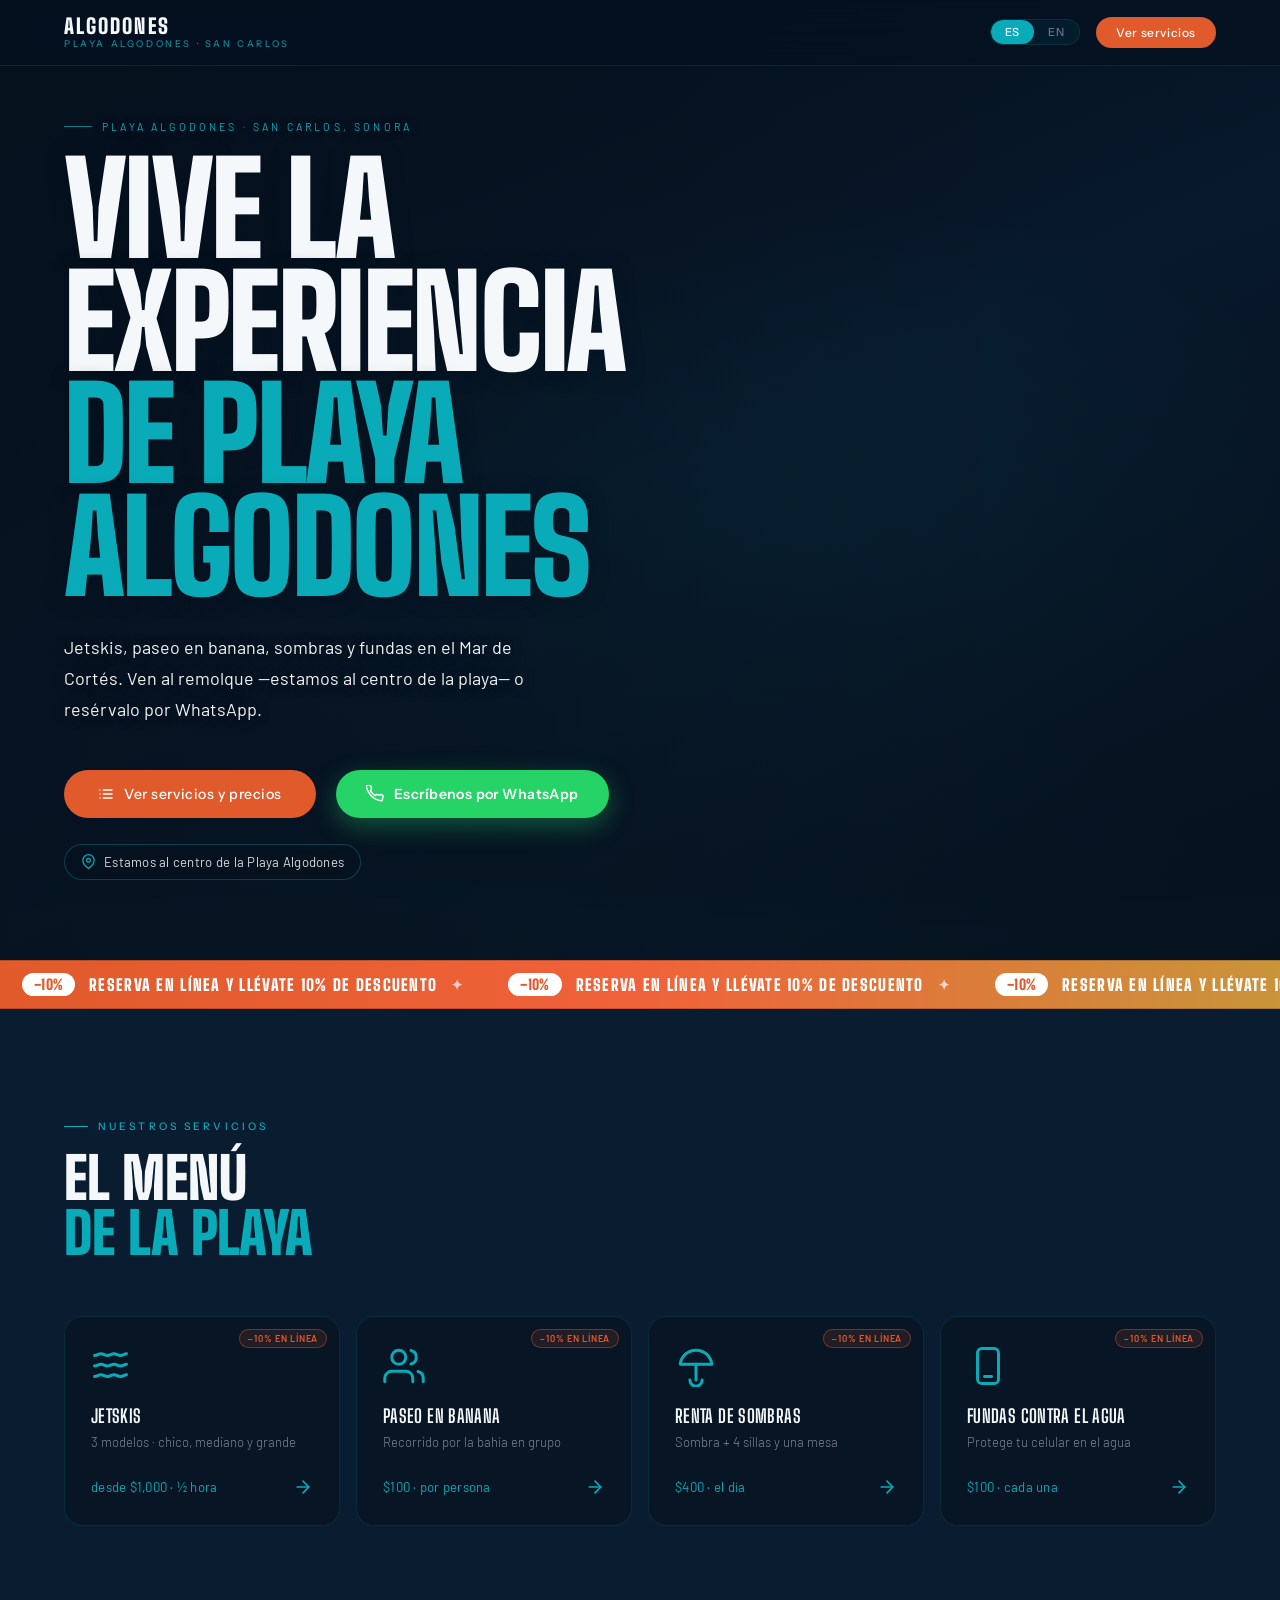
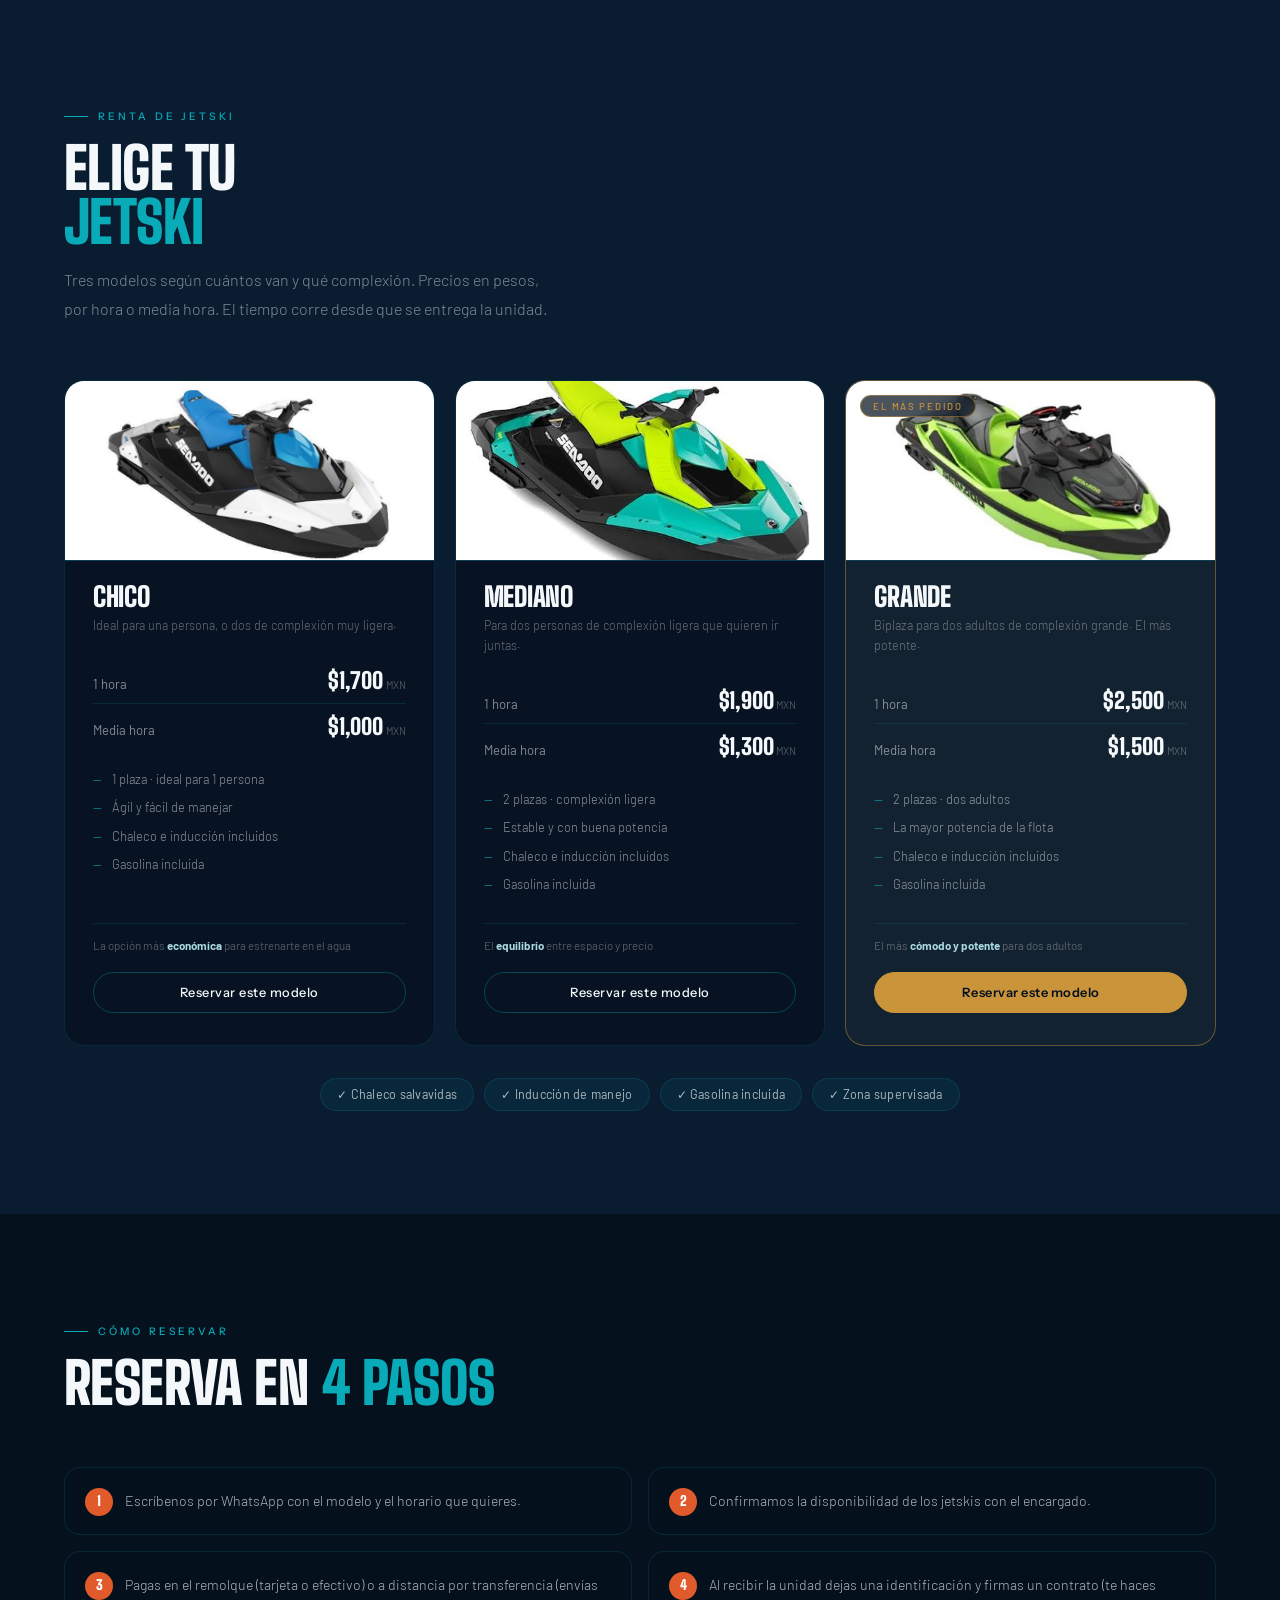
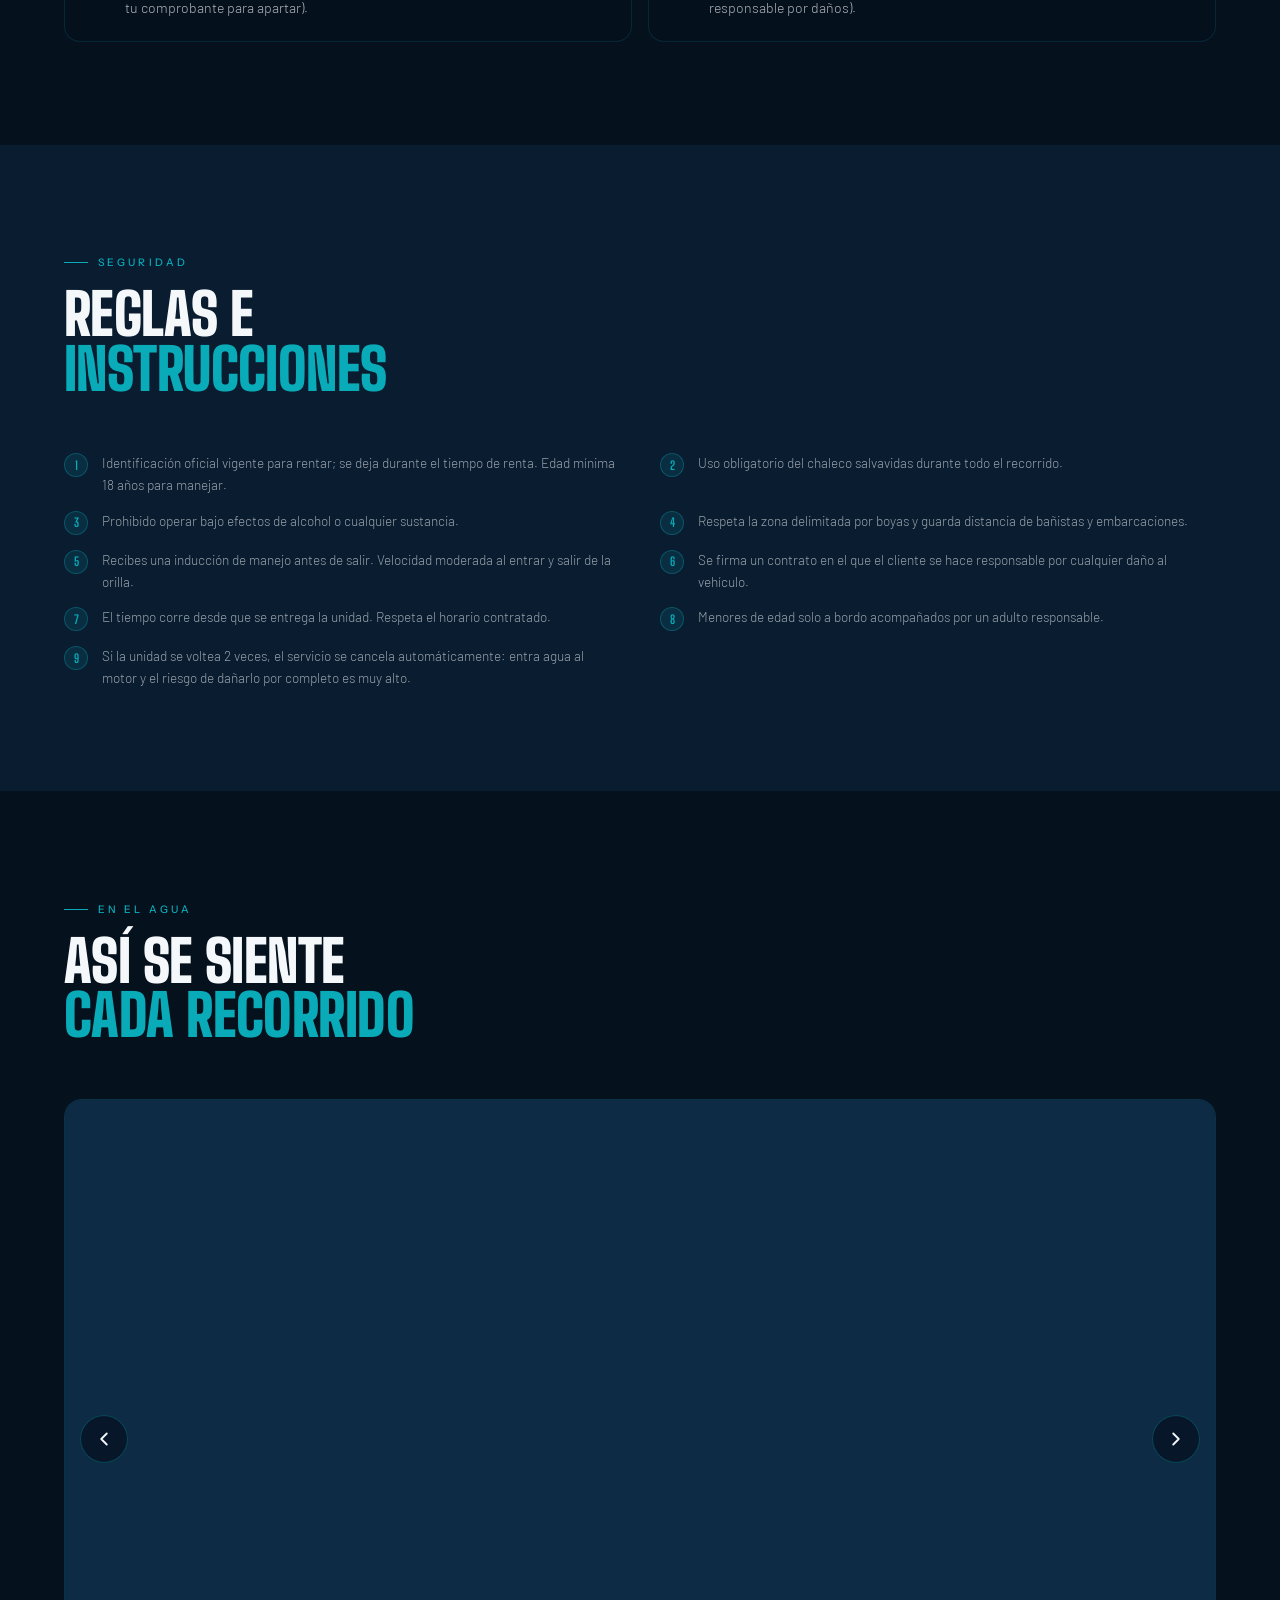
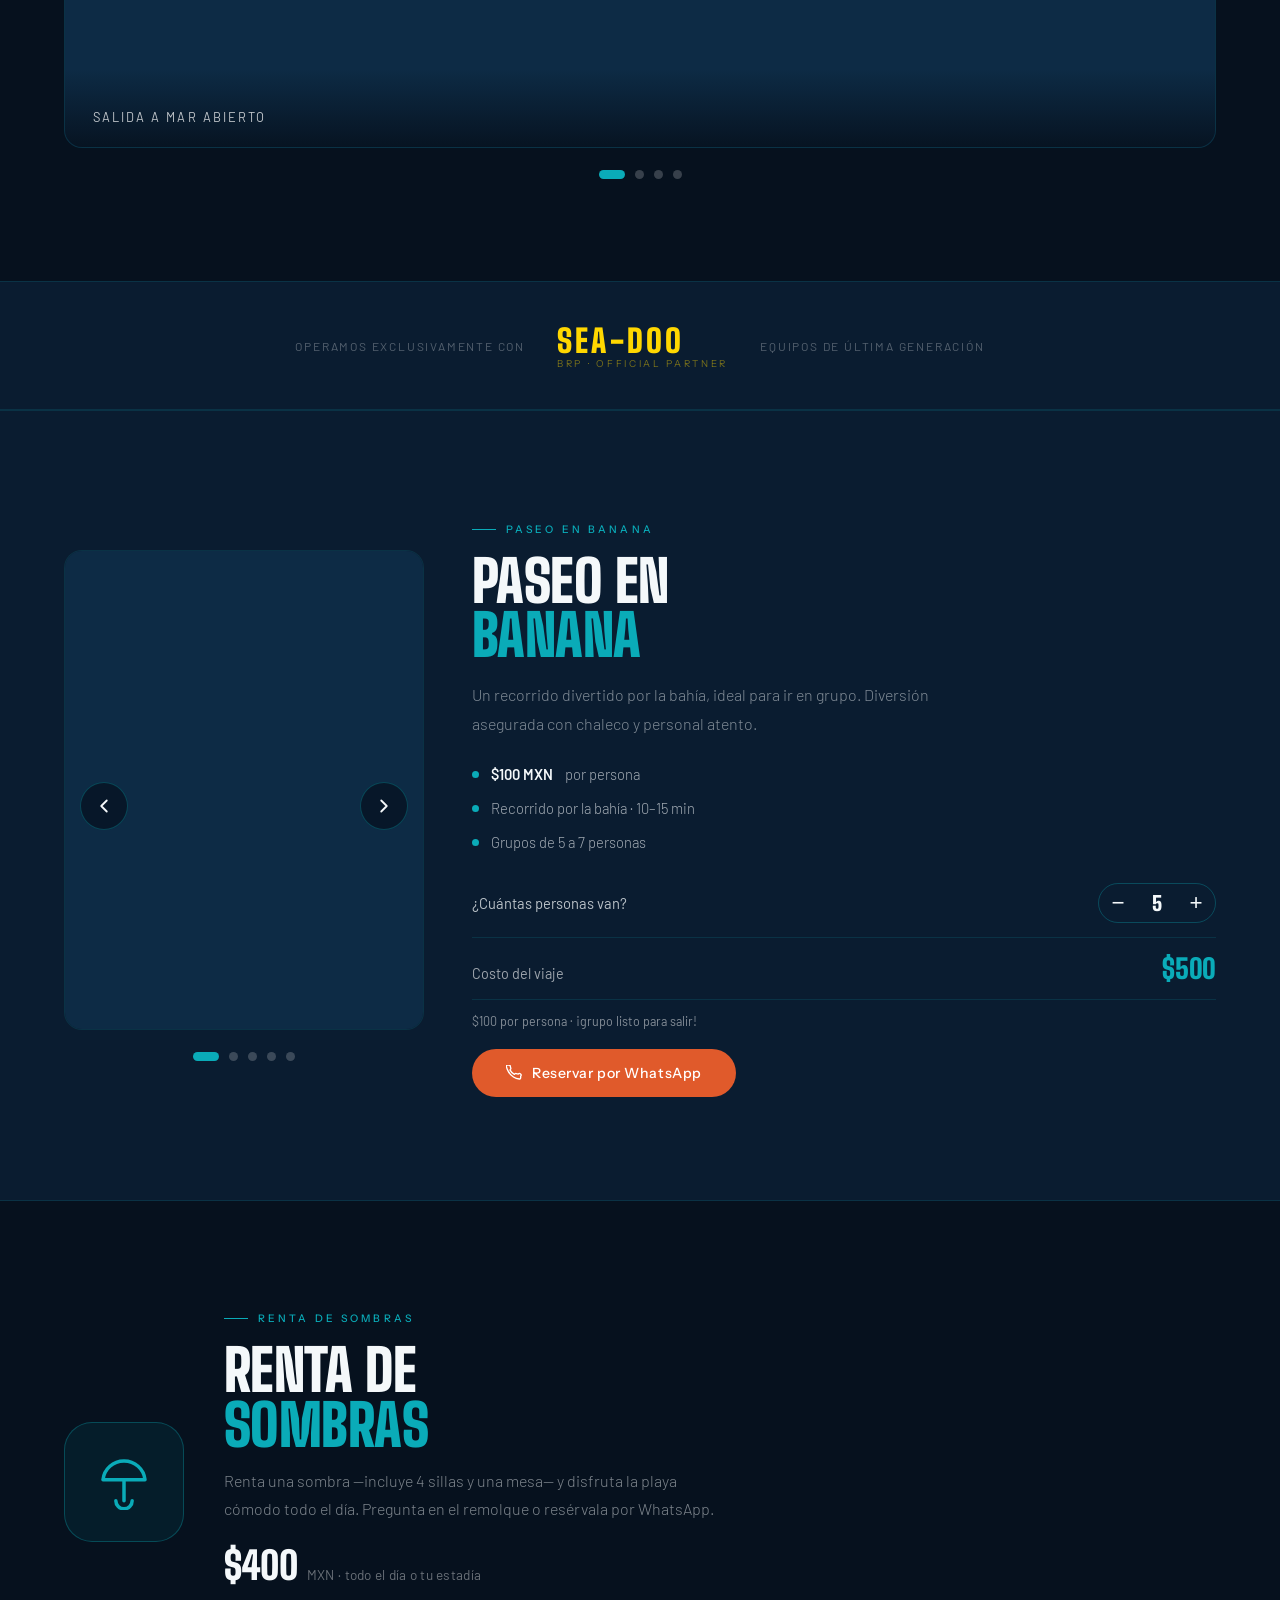
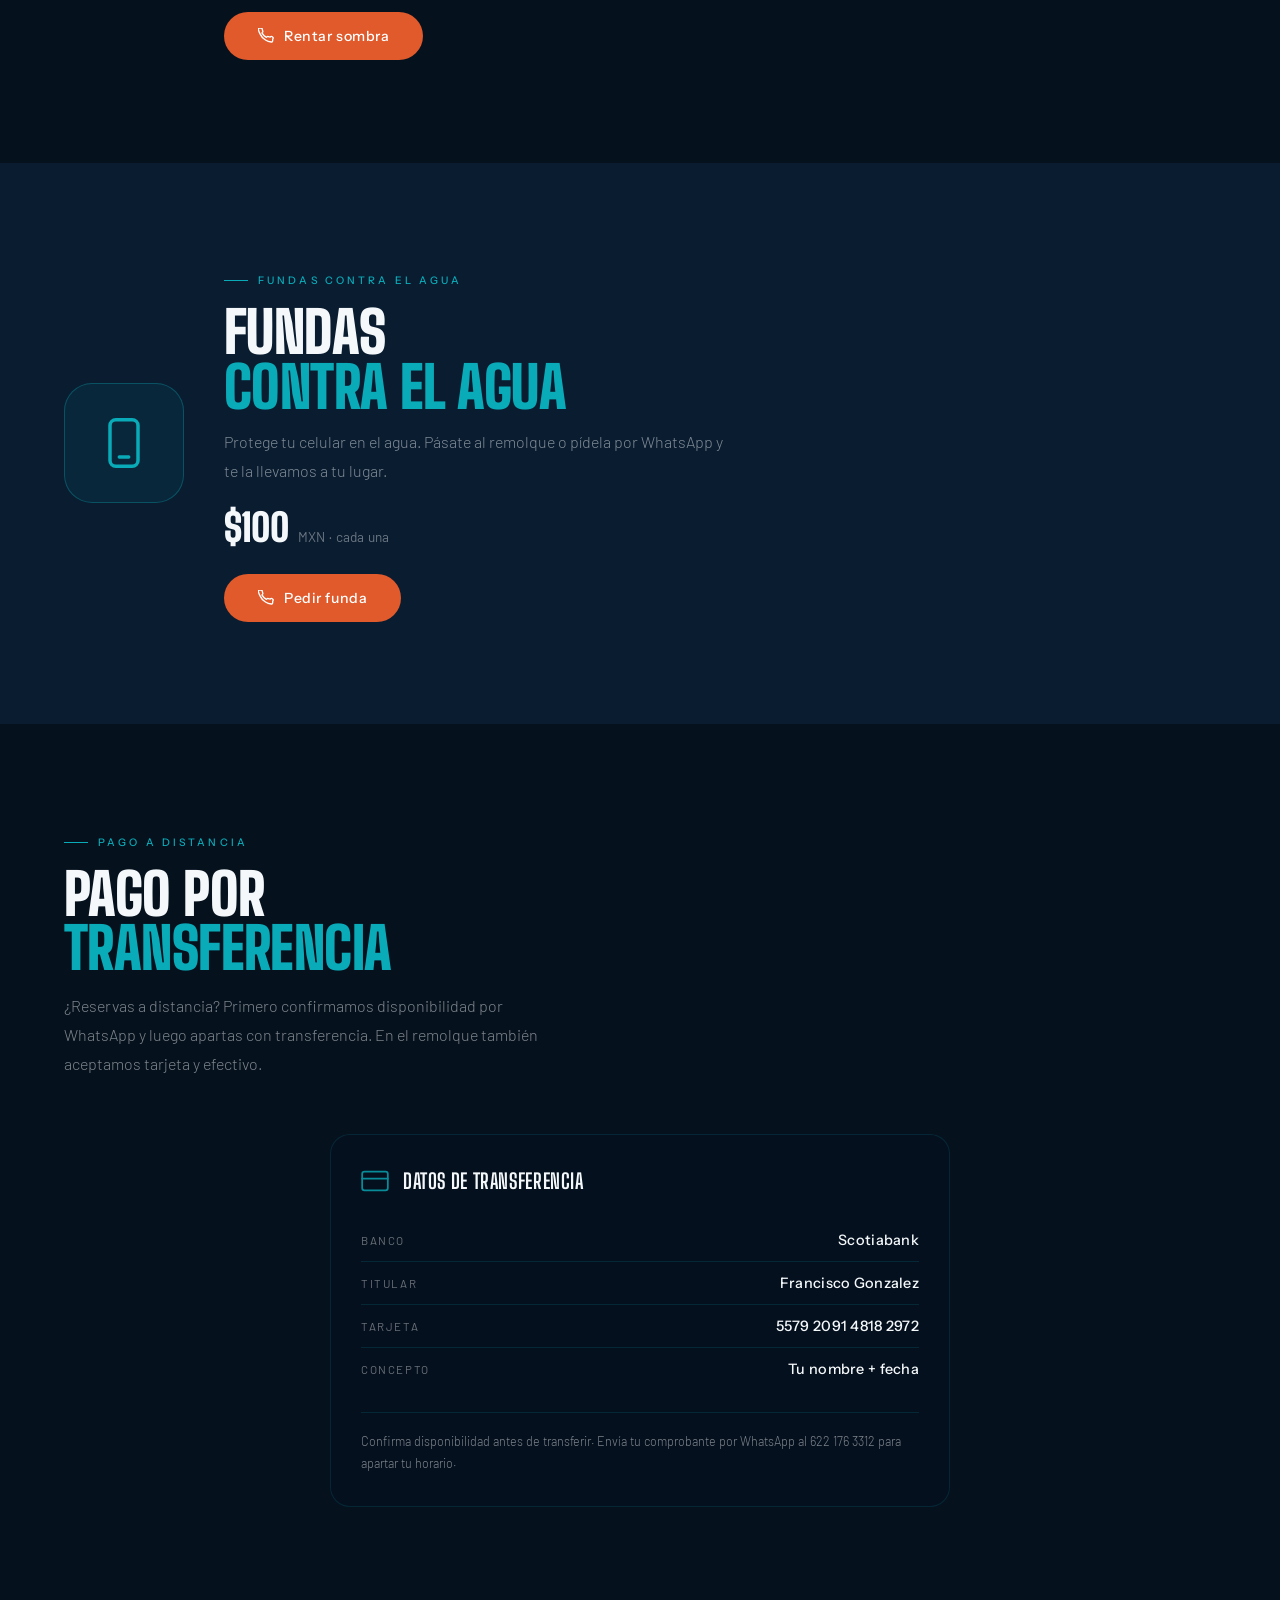
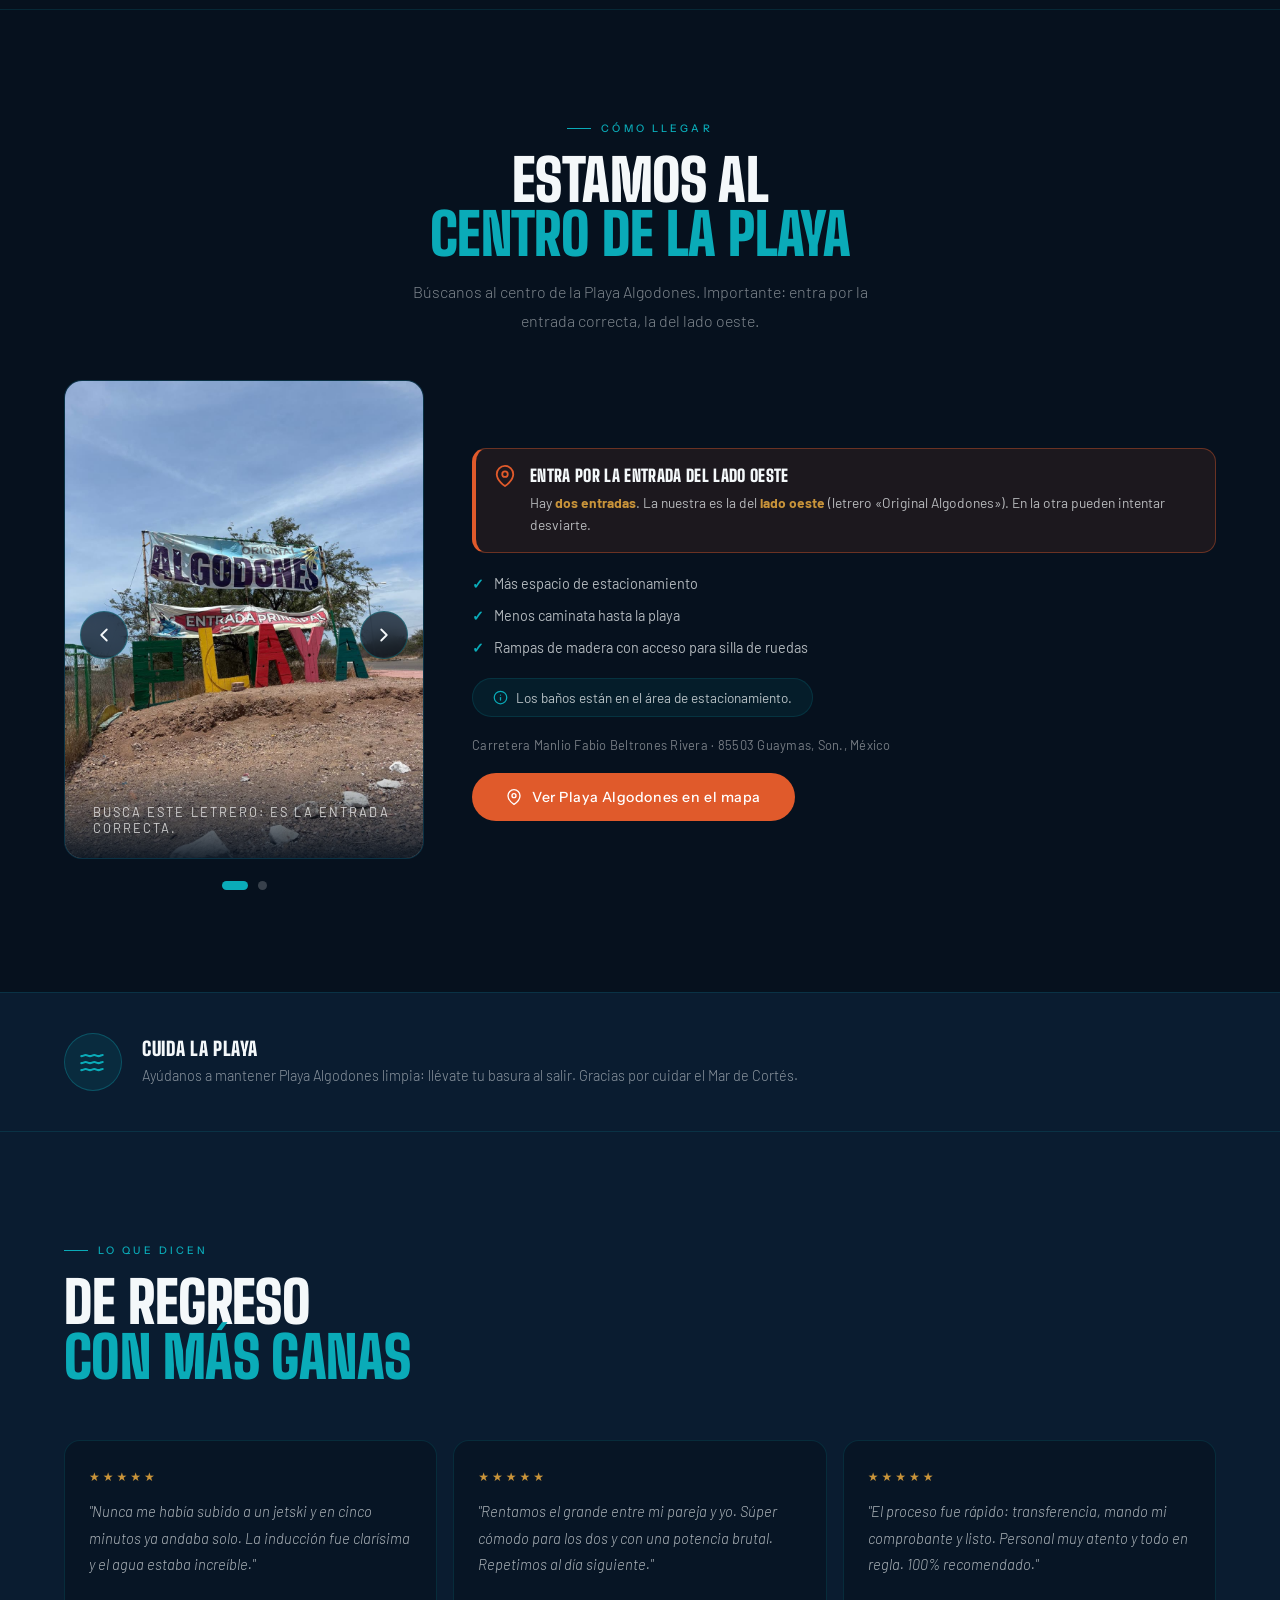
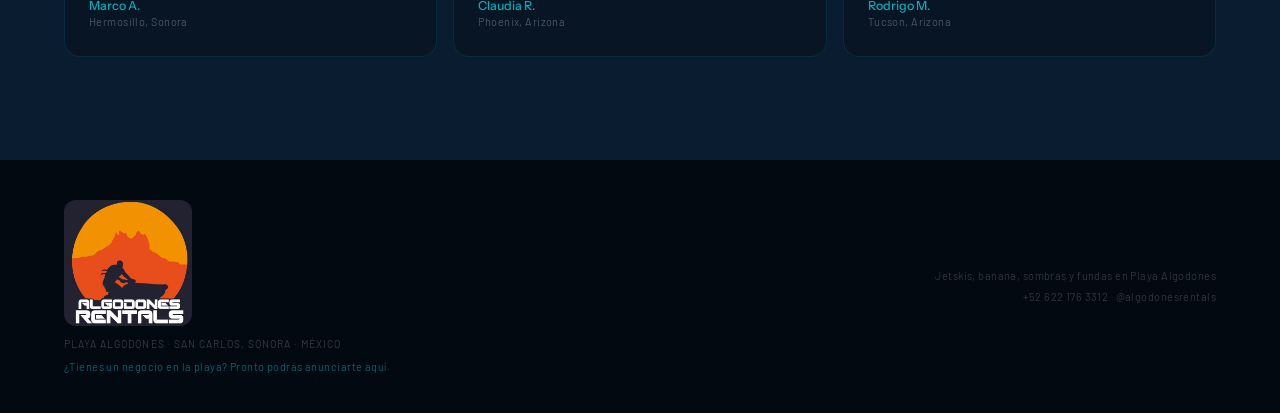
<file: index.html>
<!DOCTYPE html>
<html lang="es">
<head>
    <meta charset="UTF-8" />
    <meta name="viewport" content="width=device-width, initial-scale=1.0" />
    <title>Algodones Rentals — Jetskis, banana y sombras · Playa Algodones</title>
    <meta name="description" content="Renta de jetski, paseo en banana, renta de sombras y fundas contra el agua en Playa Algodones, San Carlos, Sonora. Reserva por WhatsApp o ven al remolque al centro de la playa." />
    <link rel="preconnect" href="https://fonts.googleapis.com" />
    <link rel="preconnect" href="https://fonts.gstatic.com" crossorigin />
    <link href="https://fonts.googleapis.com/css2?family=Big+Shoulders+Display:wght@700;900&family=Barlow:ital,wght@0,300;0,400;0,500;1,300&family=Instrument+Sans:wght@300;400;500&display=swap" rel="stylesheet" />
    <link rel="stylesheet" href="css/styles.css?v=18" />
</head>
<body>

<!-- NAV -->
<nav class="nav">
    <div class="nav-logo">
        <span class="nav-logo-main">Algodones</span>
        <span class="nav-logo-sub">Playa Algodones · San Carlos</span>
    </div>
    <div class="nav-right">
        <div class="lang-toggle">
            <button class="lang-btn active" id="btn-es" onclick="setLang('es')">ES</button>
            <button class="lang-btn" id="btn-en" onclick="setLang('en')">EN</button>
        </div>
        <a href="#menu" class="nav-cta" data-i18n="nav.cta">Ver servicios</a>
    </div>
</nav>

<!-- HERO -->
<section class="hero">
    <div class="hero-media">
        <div class="hero-ph" id="heroPh">
            <div class="horizon"></div>
            <div class="hero-ph-waves">
                <svg viewBox="0 0 1200 140" preserveAspectRatio="none" xmlns="http://www.w3.org/2000/svg">
                    <path d="M0,70 C150,20 350,120 600,70 C850,20 1050,120 1200,70 L1200,140 L0,140 Z" fill="rgba(10,171,184,0.18)"/>
                    <path d="M0,90 C200,40 400,140 600,90 C800,40 1000,140 1200,90 L1200,140 L0,140 Z" fill="rgba(10,171,184,0.10)"/>
                </svg>
            </div>
        </div>
        <video class="hero-video" autoplay muted loop playsinline>
            <source src="assets/hero.mp4" type="video/mp4" />
        </video>
        <div class="hero-overlay"></div>
    </div>

    <div class="hero-content">
        <div class="hero-eyebrow" data-i18n="hero.eyebrow">Playa Algodones · San Carlos, Sonora</div>
        <h1 class="hero-title" data-i18n="hero.title">Vive la experiencia<br><em>de Playa Algodones</em></h1>
        <p class="hero-sub" data-i18n="hero.sub">Jetskis, paseo en banana, sombras y fundas en el Mar de Cortés. Ven al remolque —estamos al centro de la playa— o resérvalo por WhatsApp.</p>
        <div class="hero-actions">
            <a href="#menu" class="btn-primary">
                <svg viewBox="0 0 24 24" fill="none" stroke="currentColor" stroke-width="2" stroke-linecap="round" stroke-linejoin="round"><line x1="8" y1="6" x2="21" y2="6"/><line x1="8" y1="12" x2="21" y2="12"/><line x1="8" y1="18" x2="21" y2="18"/><line x1="3" y1="6" x2="3.01" y2="6"/><line x1="3" y1="12" x2="3.01" y2="12"/><line x1="3" y1="18" x2="3.01" y2="18"/></svg>
                <span data-i18n="hero.cta">Ver servicios y precios</span>
            </a>
            <a href="#" class="btn-whats" onclick="bookGeneral(); return false;">
                <svg viewBox="0 0 24 24" fill="none" stroke="currentColor" stroke-width="2" stroke-linecap="round" stroke-linejoin="round"><path d="M22 16.92V19a2 2 0 01-2.18 2 19.79 19.79 0 01-8.63-3.07A19.5 19.5 0 013.07 8.81 19.79 19.79 0 01.4 1.18 2 2 0 012.38 0h2.08A2 2 0 016.44 1.67a12.88 12.88 0 00.7 2.81 2 2 0 01-.45 2.11L5.91 7.37a16 16 0 006.72 6.72l.78-.78a2 2 0 012.11-.45 12.88 12.88 0 002.81.7A2 2 0 0122 16.92z"/></svg>
                <span data-i18n="hero.secondary">Escríbenos por WhatsApp</span>
            </a>
        </div>
        <div class="hero-locator"><svg viewBox="0 0 24 24" fill="none" stroke="currentColor" stroke-width="2" stroke-linecap="round" stroke-linejoin="round"><path d="M21 10c0 7-9 13-9 13s-9-6-9-13a9 9 0 0118 0z"/><circle cx="12" cy="10" r="3"/></svg><span data-i18n="hero.locator">Estamos al centro de la Playa Algodones</span></div>
    </div>
</section>

<!-- DISCOUNT BANNER (marquee) -->
<a href="#jetskis" class="discount-banner" onclick="openModal(); return false;" aria-label="Reserva en línea y llévate 10% de descuento">
    <div class="marquee">
        <div class="marquee-track">
            <span class="promo-item"><span class="db-badge">−10%</span><span data-i18n="promo.banner">Reserva en línea y llévate 10% de descuento</span><span class="promo-sep">✦</span></span>
            <span class="promo-item"><span class="db-badge">−10%</span><span data-i18n="promo.banner">Reserva en línea y llévate 10% de descuento</span><span class="promo-sep">✦</span></span>
            <span class="promo-item"><span class="db-badge">−10%</span><span data-i18n="promo.banner">Reserva en línea y llévate 10% de descuento</span><span class="promo-sep">✦</span></span>
            <span class="promo-item"><span class="db-badge">−10%</span><span data-i18n="promo.banner">Reserva en línea y llévate 10% de descuento</span><span class="promo-sep">✦</span></span>
            <span class="promo-item"><span class="db-badge">−10%</span><span data-i18n="promo.banner">Reserva en línea y llévate 10% de descuento</span><span class="promo-sep">✦</span></span>
            <span class="promo-item"><span class="db-badge">−10%</span><span data-i18n="promo.banner">Reserva en línea y llévate 10% de descuento</span><span class="promo-sep">✦</span></span>
            <span class="promo-item"><span class="db-badge">−10%</span><span data-i18n="promo.banner">Reserva en línea y llévate 10% de descuento</span><span class="promo-sep">✦</span></span>
            <span class="promo-item"><span class="db-badge">−10%</span><span data-i18n="promo.banner">Reserva en línea y llévate 10% de descuento</span><span class="promo-sep">✦</span></span>
        </div>
    </div>
</a>

<!-- SERVICE MENU -->
<section class="section menu-section" id="menu">
    <div class="section-inner">
        <div class="section-header reveal">
            <div class="eyebrow" data-i18n="menu.eyebrow">Nuestros servicios</div>
            <h2 class="h2" data-i18n="menu.title">El menú<br><em>de la playa</em></h2>
        </div>
        <div class="service-menu reveal">
            <a href="#jetskis" class="service-card">
                <span class="discount-tag" data-i18n="promo.tag">−10% en línea</span>
                <div class="service-ico"><svg viewBox="0 0 24 24" fill="none" stroke="currentColor" stroke-width="1.7" stroke-linecap="round" stroke-linejoin="round"><path d="M2 6c1.6 0 2.1-1 3.7-1s2.1 1 3.7 1 2.1-1 3.7-1 2.1 1 3.7 1 2.1-1 3.5-1"/><path d="M2 12c1.6 0 2.1-1 3.7-1s2.1 1 3.7 1 2.1-1 3.7-1 2.1 1 3.7 1 2.1-1 3.5-1"/><path d="M2 18c1.6 0 2.1-1 3.7-1s2.1 1 3.7 1 2.1-1 3.7-1 2.1 1 3.7 1 2.1-1 3.5-1"/></svg></div>
                <div class="service-name" data-i18n="menu.jetski.name">Jetskis</div>
                <div class="service-desc" data-i18n="menu.jetski.desc">3 modelos · chico, mediano y grande</div>
                <div class="service-foot">
                    <span class="service-price" data-i18n="menu.jetski.price">desde $1,000 · ½ hora</span>
                    <svg class="service-arrow" viewBox="0 0 24 24" fill="none" stroke="currentColor" stroke-width="2" stroke-linecap="round" stroke-linejoin="round"><line x1="5" y1="12" x2="19" y2="12"/><polyline points="12 5 19 12 12 19"/></svg>
                </div>
            </a>
            <a href="#banana" class="service-card">
                <span class="discount-tag" data-i18n="promo.tag">−10% en línea</span>
                <div class="service-ico"><svg viewBox="0 0 24 24" fill="none" stroke="currentColor" stroke-width="1.7" stroke-linecap="round" stroke-linejoin="round"><path d="M17 21v-2a4 4 0 00-4-4H5a4 4 0 00-4 4v2"/><circle cx="9" cy="7" r="4"/><path d="M23 21v-2a4 4 0 00-3-3.87M16 3.13a4 4 0 010 7.75"/></svg></div>
                <div class="service-name" data-i18n="menu.banana.name">Paseo en banana</div>
                <div class="service-desc" data-i18n="menu.banana.desc">Recorrido por la bahía en grupo</div>
                <div class="service-foot">
                    <span class="service-price" data-i18n="menu.banana.price">$100 · por persona</span>
                    <svg class="service-arrow" viewBox="0 0 24 24" fill="none" stroke="currentColor" stroke-width="2" stroke-linecap="round" stroke-linejoin="round"><line x1="5" y1="12" x2="19" y2="12"/><polyline points="12 5 19 12 12 19"/></svg>
                </div>
            </a>
            <a href="#sombras" class="service-card">
                <span class="discount-tag" data-i18n="promo.tag">−10% en línea</span>
                <div class="service-ico"><svg viewBox="0 0 24 24" fill="none" stroke="currentColor" stroke-width="1.7" stroke-linecap="round" stroke-linejoin="round"><path d="M12 3a9 9 0 019 8H3a9 9 0 019-8z"/><line x1="12" y1="11" x2="12" y2="20"/><path d="M8.5 20a3.5 3.5 0 007 0"/></svg></div>
                <div class="service-name" data-i18n="menu.sombra.name">Renta de sombras</div>
                <div class="service-desc" data-i18n="menu.sombra.desc">Sombra + 4 sillas y una mesa</div>
                <div class="service-foot">
                    <span class="service-price" data-i18n="menu.sombra.price">$400 · el día</span>
                    <svg class="service-arrow" viewBox="0 0 24 24" fill="none" stroke="currentColor" stroke-width="2" stroke-linecap="round" stroke-linejoin="round"><line x1="5" y1="12" x2="19" y2="12"/><polyline points="12 5 19 12 12 19"/></svg>
                </div>
            </a>
            <a href="#fundas" class="service-card">
                <span class="discount-tag" data-i18n="promo.tag">−10% en línea</span>
                <div class="service-ico"><svg viewBox="0 0 24 24" fill="none" stroke="currentColor" stroke-width="1.7" stroke-linecap="round" stroke-linejoin="round"><rect x="6" y="2" width="12" height="20" rx="2.5"/><line x1="10" y1="18" x2="14" y2="18"/></svg></div>
                <div class="service-name" data-i18n="menu.funda.name">Fundas contra el agua</div>
                <div class="service-desc" data-i18n="menu.funda.desc">Protege tu celular en el agua</div>
                <div class="service-foot">
                    <span class="service-price" data-i18n="menu.funda.price">$100 · cada una</span>
                    <svg class="service-arrow" viewBox="0 0 24 24" fill="none" stroke="currentColor" stroke-width="2" stroke-linecap="round" stroke-linejoin="round"><line x1="5" y1="12" x2="19" y2="12"/><polyline points="12 5 19 12 12 19"/></svg>
                </div>
            </a>
        </div>
    </div>
</section>

<!-- JETSKIS -->
<section class="section packages-section" id="jetskis">
    <div class="section-inner">
        <div class="section-header reveal">
            <div class="eyebrow" data-i18n="pkg.eyebrow">Renta de jetski</div>
            <h2 class="h2" data-i18n="pkg.title">Elige tu<br><em>jetski</em></h2>
            <p class="body-text" data-i18n="pkg.body">Tres modelos según cuántos van y qué complexión. Precios en pesos, por hora o media hora. El tiempo corre desde que se entrega la unidad.</p>
        </div>
        <div class="packages-grid reveal">

            <!-- Chico -->
            <div class="pkg-card">
                <div class="pkg-photo"><img src="assets/modelo-chico.jpg" alt="Jetski Chico"></div>
                <div class="pkg-name" data-i18n="pkg.0.name">Chico</div>
                <div class="pkg-for" data-i18n="pkg.0.for">Ideal para una persona, o dos de complexión muy ligera.</div>
                <div class="pkg-prices">
                    <div class="pkg-price-row"><span data-i18n="pkg.0.row0.lbl">1 hora</span><span><strong>$1,700</strong> <span class="pkg-price-sub">MXN</span></span></div>
                    <div class="pkg-price-row"><span data-i18n="pkg.0.row1.lbl">Media hora</span><span><strong>$1,000</strong> <span class="pkg-price-sub">MXN</span></span></div>
                </div>
                <ul class="pkg-includes">
                    <li data-i18n="pkg.0.inc.0">1 plaza · ideal para 1 persona</li>
                    <li data-i18n="pkg.0.inc.1">Ágil y fácil de manejar</li>
                    <li data-i18n="pkg.0.inc.2">Chaleco e inducción incluidos</li>
                    <li data-i18n="pkg.0.inc.3">Gasolina incluida</li>
                </ul>
                <div class="pkg-extra" data-i18n="pkg.0.extra">La opción más <strong>económica</strong> para estrenarte en el agua</div>
                <a href="#" class="pkg-cta" onclick="openModal('chico'); return false;" data-i18n="pkg.0.cta">Reservar este modelo</a>
            </div>

            <!-- Mediano -->
            <div class="pkg-card">
                <div class="pkg-photo"><img src="assets/modelo-mediano.jpg" alt="Jetski Mediano"></div>
                <div class="pkg-name" data-i18n="pkg.1.name">Mediano</div>
                <div class="pkg-for" data-i18n="pkg.1.for">Para dos personas de complexión ligera que quieren ir juntas.</div>
                <div class="pkg-prices">
                    <div class="pkg-price-row"><span data-i18n="pkg.1.row0.lbl">1 hora</span><span><strong>$1,900</strong> <span class="pkg-price-sub">MXN</span></span></div>
                    <div class="pkg-price-row"><span data-i18n="pkg.1.row1.lbl">Media hora</span><span><strong>$1,300</strong> <span class="pkg-price-sub">MXN</span></span></div>
                </div>
                <ul class="pkg-includes">
                    <li data-i18n="pkg.1.inc.0">2 plazas · complexión ligera</li>
                    <li data-i18n="pkg.1.inc.1">Estable y con buena potencia</li>
                    <li data-i18n="pkg.1.inc.2">Chaleco e inducción incluidos</li>
                    <li data-i18n="pkg.1.inc.3">Gasolina incluida</li>
                </ul>
                <div class="pkg-extra" data-i18n="pkg.1.extra">El <strong>equilibrio</strong> entre espacio y precio</div>
                <a href="#" class="pkg-cta" onclick="openModal('mediano'); return false;" data-i18n="pkg.1.cta">Reservar este modelo</a>
            </div>

            <!-- Grande -->
            <div class="pkg-card featured">
                <div class="pkg-photo"><span class="pkg-badge" data-i18n="pkg.2.badge">El más pedido</span><img src="assets/modelo-grande.jpg" alt="Jetski Grande"></div>
                <div class="pkg-name" data-i18n="pkg.2.name">Grande</div>
                <div class="pkg-for" data-i18n="pkg.2.for">Biplaza para dos adultos de complexión grande. El más potente.</div>
                <div class="pkg-prices">
                    <div class="pkg-price-row"><span data-i18n="pkg.2.row0.lbl">1 hora</span><span><strong>$2,500</strong> <span class="pkg-price-sub">MXN</span></span></div>
                    <div class="pkg-price-row"><span data-i18n="pkg.2.row1.lbl">Media hora</span><span><strong>$1,500</strong> <span class="pkg-price-sub">MXN</span></span></div>
                </div>
                <ul class="pkg-includes">
                    <li data-i18n="pkg.2.inc.0">2 plazas · dos adultos</li>
                    <li data-i18n="pkg.2.inc.1">La mayor potencia de la flota</li>
                    <li data-i18n="pkg.2.inc.2">Chaleco e inducción incluidos</li>
                    <li data-i18n="pkg.2.inc.3">Gasolina incluida</li>
                </ul>
                <div class="pkg-extra" data-i18n="pkg.2.extra">El más <strong>cómodo y potente</strong> para dos adultos</div>
                <a href="#" class="pkg-cta" onclick="openModal('grande'); return false;" data-i18n="pkg.2.cta">Reservar este modelo</a>
            </div>

        </div>

        <!-- includes strip -->
        <div class="jet-chips reveal">
            <span class="jet-chip" data-i18n="jet.chip.0">✓ Chaleco salvavidas</span>
            <span class="jet-chip" data-i18n="jet.chip.1">✓ Inducción de manejo</span>
            <span class="jet-chip" data-i18n="jet.chip.2">✓ Gasolina incluida</span>
            <span class="jet-chip" data-i18n="jet.chip.3">✓ Zona supervisada</span>
        </div>

    </div>
</section>

<!-- HOW TO BOOK (steps) -->
<section class="section steps-section" id="pasos">
    <div class="section-inner">
        <div class="section-header reveal">
            <div class="eyebrow" data-i18n="steps.eyebrow">Cómo reservar</div>
            <h2 class="h2" data-i18n="steps.title">Reserva en <em>4 pasos</em></h2>
        </div>
        <ol class="step-list reveal">
            <li data-i18n="steps.0">Escríbenos por WhatsApp con el modelo y el horario que quieres.</li>
            <li data-i18n="steps.1">Confirmamos la disponibilidad de los jetskis con el encargado.</li>
            <li data-i18n="steps.2">Pagas en el remolque (tarjeta o efectivo) o a distancia por transferencia (envías tu comprobante para apartar).</li>
            <li data-i18n="steps.3">Al recibir la unidad dejas una identificación y firmas un contrato (te haces responsable por daños).</li>
        </ol>
    </div>
</section>

<!-- RULES -->
<section class="section rules-section" id="reglas">
    <div class="section-inner">
        <div class="section-header reveal">
            <div class="eyebrow" data-i18n="rules.eyebrow">Seguridad</div>
            <h2 class="h2" data-i18n="rules.title2">Reglas e<br><em>instrucciones</em></h2>
        </div>
        <ul class="rule-list rule-grid reveal">
            <li data-i18n="rules.0">Identificación oficial vigente para rentar; se deja durante el tiempo de renta. Edad mínima 18 años para manejar.</li>
            <li data-i18n="rules.1">Uso obligatorio del chaleco salvavidas durante todo el recorrido.</li>
            <li data-i18n="rules.2">Prohibido operar bajo efectos de alcohol o cualquier sustancia.</li>
            <li data-i18n="rules.3">Respeta la zona delimitada por boyas y guarda distancia de bañistas y embarcaciones.</li>
            <li data-i18n="rules.4">Recibes una inducción de manejo antes de salir. Velocidad moderada al entrar y salir de la orilla.</li>
            <li data-i18n="rules.5">Se firma un contrato en el que el cliente se hace responsable por cualquier daño al vehículo.</li>
            <li data-i18n="rules.6">El tiempo corre desde que se entrega la unidad. Respeta el horario contratado.</li>
            <li data-i18n="rules.7">Menores de edad solo a bordo acompañados por un adulto responsable.</li>
            <li data-i18n="rules.8">Si la unidad se voltea 2 veces, el servicio se cancela automáticamente: entra agua al motor y el riesgo de dañarlo por completo es muy alto.</li>
        </ul>
    </div>
</section>

<!-- EXPERIENCE CAROUSEL -->
<section class="section carousel-section" id="experiencia">
    <div class="section-inner">
        <div class="section-header reveal">
            <div class="eyebrow" data-i18n="gallery.eyebrow">En el agua</div>
            <h2 class="h2" data-i18n="gallery.title">Así se siente<br><em>cada recorrido</em></h2>
        </div>
        <div class="carousel reveal">
            <div class="carousel-viewport">
                <div class="carousel-track" id="carTrack">
                    <div class="carousel-slide">
                        <video autoplay muted loop playsinline><source src="assets/experiencia-1.mp4" type="video/mp4"></video>
                        <div class="carousel-caption" data-i18n="gallery.cap.0">Salida a mar abierto</div>
                    </div>
                    <div class="carousel-slide">
                        <video muted loop playsinline><source src="assets/experiencia-2.mp4" type="video/mp4"></video>
                        <div class="carousel-caption" data-i18n="gallery.cap.1">Pura velocidad</div>
                    </div>
                    <div class="carousel-slide">
                        <video muted loop playsinline><source src="assets/experiencia-3.mp4?v=11" type="video/mp4"></video>
                        <div class="carousel-caption" data-i18n="gallery.cap.2">Adrenalina al atardecer</div>
                    </div>
                    <div class="carousel-slide">
                        <video muted loop playsinline><source src="assets/experiencia-4.mp4?v=11" type="video/mp4"></video>
                        <div class="carousel-caption" data-i18n="gallery.cap.3">Atardecer en el Mar de Cortés</div>
                    </div>
                </div>
            </div>
            <button class="carousel-btn prev" aria-label="Anterior">
                <svg viewBox="0 0 24 24" fill="none" stroke="currentColor" stroke-width="2" stroke-linecap="round" stroke-linejoin="round"><polyline points="15 18 9 12 15 6"/></svg>
            </button>
            <button class="carousel-btn next" aria-label="Siguiente">
                <svg viewBox="0 0 24 24" fill="none" stroke="currentColor" stroke-width="2" stroke-linecap="round" stroke-linejoin="round"><polyline points="9 18 15 12 9 6"/></svg>
            </button>
            <div class="carousel-dots" id="carDots"></div>
        </div>
    </div>
</section>

<!-- SEA-DOO STRIP -->
<div class="seadoo-section">
    <span class="seadoo-section-text" data-i18n="seadoo.pre">Operamos exclusivamente con</span>
    <div>
        <div class="seadoo-wordmark">SEA-DOO</div>
        <div class="seadoo-sub">BRP · Official Partner</div>
    </div>
    <span class="seadoo-section-text" data-i18n="seadoo.post">equipos de última generación</span>
</div>

<!-- BANANA RIDE -->
<section class="banana-section" id="banana">
    <div class="section-inner banana-grid reveal">
        <div class="banana-media carousel">
            <div class="carousel-viewport">
                <div class="carousel-track">
                    <div class="carousel-slide"><video autoplay muted loop playsinline><source src="assets/banana.mp4?v=9" type="video/mp4"></video></div>
                    <div class="carousel-slide"><img src="assets/banana-1.jpg?v=9" alt="Paseo en banana en la bahía" loading="lazy"></div>
                    <div class="carousel-slide"><img src="assets/banana-2.jpg?v=9" alt="Paseo en banana al atardecer" loading="lazy"></div>
                    <div class="carousel-slide"><img src="assets/banana-3.jpg?v=9" alt="Paseo en banana en familia" loading="lazy"></div>
                    <div class="carousel-slide"><img src="assets/banana-4.jpg?v=9" alt="Paseo en banana en el Mar de Cortés" loading="lazy"></div>
                </div>
            </div>
            <button class="carousel-btn prev" aria-label="Anterior">
                <svg viewBox="0 0 24 24" fill="none" stroke="currentColor" stroke-width="2" stroke-linecap="round" stroke-linejoin="round"><polyline points="15 18 9 12 15 6"/></svg>
            </button>
            <button class="carousel-btn next" aria-label="Siguiente">
                <svg viewBox="0 0 24 24" fill="none" stroke="currentColor" stroke-width="2" stroke-linecap="round" stroke-linejoin="round"><polyline points="9 18 15 12 9 6"/></svg>
            </button>
            <div class="carousel-dots"></div>
        </div>
        <div class="banana-info">
            <div class="eyebrow" data-i18n="banana.eyebrow">Paseo en banana</div>
            <h2 class="h2" data-i18n="banana.title">Paseo en<br><em>banana</em></h2>
            <p class="body-text" data-i18n="banana.body">Un recorrido divertido por la bahía, ideal para ir en grupo. Diversión asegurada con chaleco y personal atento.</p>
            <ul class="banana-facts">
                <li data-i18n="banana.f0"><strong>$100 MXN</strong> por persona</li>
                <li data-i18n="banana.f1">Recorrido por la bahía · 10–15 min</li>
                <li data-i18n="banana.f2">Grupos de 5 a 7 personas</li>
            </ul>

            <div class="banana-cart">
                <div class="bc-row">
                    <span class="bc-label" data-i18n="bcart.people">¿Cuántas personas van?</span>
                    <div class="bc-stepper">
                        <button type="button" onclick="bananaQty(-1)" aria-label="Menos">−</button>
                        <span id="bc-qty">5</span>
                        <button type="button" onclick="bananaQty(1)" aria-label="Más">+</button>
                    </div>
                </div>
                <div class="bc-total">
                    <span data-i18n="bcart.total">Costo del viaje</span>
                    <strong id="bc-total">$500</strong>
                </div>
                <p class="bc-note" id="bc-note"></p>
                <a href="#" class="btn-primary" onclick="bookBanana(); return false;">
                    <svg viewBox="0 0 24 24" fill="none" stroke="currentColor" stroke-width="2" stroke-linecap="round" stroke-linejoin="round"><path d="M22 16.92V19a2 2 0 01-2.18 2 19.79 19.79 0 01-8.63-3.07A19.5 19.5 0 013.07 8.81 19.79 19.79 0 01.4 1.18 2 2 0 012.38 0h2.08A2 2 0 016.44 1.67a12.88 12.88 0 00.7 2.81 2 2 0 01-.45 2.11L5.91 7.37a16 16 0 006.72 6.72l.78-.78a2 2 0 012.11-.45 12.88 12.88 0 002.81.7A2 2 0 0122 16.92z"/></svg>
                    <span data-i18n="banana.cta">Reservar por WhatsApp</span>
                </a>
            </div>
        </div>
    </div>
</section>

<!-- SOMBRAS -->
<section class="section offer-section" id="sombras">
    <div class="section-inner offer reveal">
        <div class="offer-icon"><svg viewBox="0 0 24 24" fill="none" stroke="currentColor" stroke-width="1.5" stroke-linecap="round" stroke-linejoin="round"><path d="M12 3a9 9 0 019 8H3a9 9 0 019-8z"/><line x1="12" y1="11" x2="12" y2="20"/><path d="M8.5 20a3.5 3.5 0 007 0"/></svg></div>
        <div class="offer-body">
            <div class="eyebrow" data-i18n="sombra.eyebrow">Renta de sombras</div>
            <h2 class="h2" data-i18n="sombra.title">Renta de<br><em>sombras</em></h2>
            <p class="body-text" data-i18n="sombra.body">Renta una sombra y disfruta la playa cómodo todo el día. Pregunta en el remolque o resérvala por WhatsApp.</p>
            <div class="offer-price"><strong data-i18n="sombra.price">$400</strong> <span data-i18n="sombra.per">MXN · todo el día o tu estadía</span></div>
            <a href="#" class="btn-primary" onclick="bookSombra(); return false;">
                <svg viewBox="0 0 24 24" fill="none" stroke="currentColor" stroke-width="2" stroke-linecap="round" stroke-linejoin="round"><path d="M22 16.92V19a2 2 0 01-2.18 2 19.79 19.79 0 01-8.63-3.07A19.5 19.5 0 013.07 8.81 19.79 19.79 0 01.4 1.18 2 2 0 012.38 0h2.08A2 2 0 016.44 1.67a12.88 12.88 0 00.7 2.81 2 2 0 01-.45 2.11L5.91 7.37a16 16 0 006.72 6.72l.78-.78a2 2 0 012.11-.45 12.88 12.88 0 002.81.7A2 2 0 0122 16.92z"/></svg>
                <span data-i18n="sombra.cta">Rentar sombra</span>
            </a>
        </div>
    </div>
</section>

<!-- FUNDAS -->
<section class="section offer-section offer-alt" id="fundas">
    <div class="section-inner offer reveal">
        <div class="offer-icon"><svg viewBox="0 0 24 24" fill="none" stroke="currentColor" stroke-width="1.5" stroke-linecap="round" stroke-linejoin="round"><rect x="6" y="2" width="12" height="20" rx="2.5"/><line x1="10" y1="18" x2="14" y2="18"/></svg></div>
        <div class="offer-body">
            <div class="eyebrow" data-i18n="funda.eyebrow">Fundas contra el agua</div>
            <h2 class="h2" data-i18n="funda.title">Fundas<br><em>contra el agua</em></h2>
            <p class="body-text" data-i18n="funda.body">Protege tu celular en el agua. Pásate al remolque o pídela por WhatsApp y te la llevamos a tu lugar.</p>
            <div class="offer-price"><strong data-i18n="funda.price">$100</strong> <span data-i18n="funda.per">MXN · cada una</span></div>
            <a href="#" class="btn-primary" onclick="bookFunda(); return false;">
                <svg viewBox="0 0 24 24" fill="none" stroke="currentColor" stroke-width="2" stroke-linecap="round" stroke-linejoin="round"><path d="M22 16.92V19a2 2 0 01-2.18 2 19.79 19.79 0 01-8.63-3.07A19.5 19.5 0 013.07 8.81 19.79 19.79 0 01.4 1.18 2 2 0 012.38 0h2.08A2 2 0 016.44 1.67a12.88 12.88 0 00.7 2.81 2 2 0 01-.45 2.11L5.91 7.37a16 16 0 006.72 6.72l.78-.78a2 2 0 012.11-.45 12.88 12.88 0 002.81.7A2 2 0 0122 16.92z"/></svg>
                <span data-i18n="funda.cta">Pedir funda</span>
            </a>
        </div>
    </div>
</section>

<!-- PAYMENT (transfer) -->
<section class="section pay-section" id="pago">
    <div class="section-inner">
        <div class="section-header reveal">
            <div class="eyebrow" data-i18n="pay.eyebrow">Pago a distancia</div>
            <h2 class="h2" data-i18n="pay.title">Pago por<br><em>transferencia</em></h2>
            <p class="body-text" data-i18n="pay.body">¿Reservas a distancia? Primero confirmamos disponibilidad por WhatsApp y luego apartas con transferencia. En el remolque también aceptamos tarjeta y efectivo.</p>
        </div>
        <div class="pay-single reveal">
            <div class="pay-card">
                <div class="pay-card-head">
                    <div class="inc-icon-svg"><svg viewBox="0 0 24 24"><rect x="1" y="4" width="22" height="16" rx="2"/><line x1="1" y1="10" x2="23" y2="10"/></svg></div>
                    <div class="pay-card-title" data-i18n="pay.card.title">Datos de transferencia</div>
                </div>
                <div class="pay-rows">
                    <div class="pay-row"><span class="pay-lbl" data-i18n="pay.lbl.banco">Banco</span><span class="pay-val">Scotiabank</span></div>
                    <div class="pay-row"><span class="pay-lbl" data-i18n="pay.lbl.titular">Titular</span><span class="pay-val">Francisco Gonzalez</span></div>
                    <div class="pay-row"><span class="pay-lbl" data-i18n="pay.lbl.cuenta">Tarjeta</span><span class="pay-val pay-num">5579 2091 4818 2972</span></div>
                    <div class="pay-row"><span class="pay-lbl" data-i18n="pay.lbl.concepto">Concepto</span><span class="pay-val" data-i18n="pay.val.concepto">Tu nombre + fecha</span></div>
                </div>
                <p class="pay-note" data-i18n="pay.note">Confirma disponibilidad antes de transferir. Envía tu comprobante por WhatsApp para apartar tu horario.</p>
            </div>
        </div>
    </div>
</section>

<!-- REMOLQUE / HOW TO FIND US -->
<section class="section remolque-section" id="remolque">
    <div class="section-inner">
        <div class="section-header reveal remolque-head">
            <div class="eyebrow" data-i18n="rem.eyebrow">Cómo llegar</div>
            <h2 class="h2" data-i18n="rem.title">Estamos al<br><em>centro de la playa</em></h2>
            <p class="body-text" data-i18n="rem.body">Búscanos al centro de la Playa Algodones. Importante: entra por la entrada correcta, la del lado oeste.</p>
        </div>

        <div class="rem-grid reveal">
            <!-- media slider: sign photo + location video -->
            <div class="rem-media carousel">
                <div class="carousel-viewport">
                    <div class="carousel-track">
                        <div class="carousel-slide">
                            <img src="assets/entrada.jpg?v=8" alt="Entrada correcta a Playa Algodones (lado oeste)" loading="lazy">
                            <div class="carousel-caption" data-i18n="rem.entrance.caption">Busca este letrero: es la entrada correcta.</div>
                        </div>
                        <div class="carousel-slide">
                            <video autoplay muted loop playsinline><source src="assets/remolque.mp4?v=9" type="video/mp4"></video>
                            <div class="carousel-caption" data-i18n="rem.video.caption">Nuestro lugar en la playa: aquí rentas y pagas en efectivo.</div>
                        </div>
                    </div>
                </div>
                <button class="carousel-btn prev" aria-label="Anterior">
                    <svg viewBox="0 0 24 24" fill="none" stroke="currentColor" stroke-width="2" stroke-linecap="round" stroke-linejoin="round"><polyline points="15 18 9 12 15 6"/></svg>
                </button>
                <button class="carousel-btn next" aria-label="Siguiente">
                    <svg viewBox="0 0 24 24" fill="none" stroke="currentColor" stroke-width="2" stroke-linecap="round" stroke-linejoin="round"><polyline points="9 18 15 12 9 6"/></svg>
                </button>
                <div class="carousel-dots"></div>
            </div>

            <!-- info -->
            <div class="rem-info">
                <div class="rem-alert">
                    <div class="rem-alert-icon"><svg viewBox="0 0 24 24" fill="none" stroke="currentColor" stroke-width="2" stroke-linecap="round" stroke-linejoin="round"><path d="M21 10c0 7-9 13-9 13s-9-6-9-13a9 9 0 0118 0z"/><circle cx="12" cy="10" r="3"/></svg></div>
                    <div class="rem-alert-body">
                        <div class="rem-alert-title" data-i18n="rem.entrance.title">Entra por la entrada del lado OESTE</div>
                        <p class="rem-alert-text" data-i18n="rem.entrance.body">Hay <strong>dos entradas</strong>. La nuestra es la del <strong>lado oeste</strong> (letrero «Original Algodones»). En la otra pueden intentar desviarte.</p>
                    </div>
                </div>

                <ul class="rem-benefits">
                    <li data-i18n="rem.ben.0">Más espacio de estacionamiento</li>
                    <li data-i18n="rem.ben.1">Menos caminata hasta la playa</li>
                    <li data-i18n="rem.ben.2">Rampas de madera con acceso para silla de ruedas</li>
                </ul>

                <div class="rem-bath"><svg viewBox="0 0 24 24" fill="none" stroke="currentColor" stroke-width="2" stroke-linecap="round" stroke-linejoin="round"><circle cx="12" cy="12" r="10"/><line x1="12" y1="16" x2="12" y2="12"/><line x1="12" y1="8" x2="12.01" y2="8"/></svg><span data-i18n="rem.bath">Los baños están en el área de estacionamiento.</span></div>
                <div class="rem-address" data-i18n="rem.address">Carretera Manlio Fabio Beltrones Rivera · 85503 Guaymas, Son., México</div>

                <a href="https://www.google.com/maps/search/?api=1&query=Playa+Algodones+San+Carlos+Sonora" target="_blank" rel="noopener" class="btn-primary">
                    <svg viewBox="0 0 24 24" fill="none" stroke="currentColor" stroke-width="2" stroke-linecap="round" stroke-linejoin="round"><path d="M21 10c0 7-9 13-9 13s-9-6-9-13a9 9 0 0118 0z"/><circle cx="12" cy="10" r="3"/></svg>
                    <span data-i18n="rem.cta">Ver Playa Algodones en el mapa</span>
                </a>
            </div>
        </div>
    </div>
</section>

<!-- BEACH CARE -->
<div class="beach-care">
    <div class="beach-care-inner reveal">
        <div class="care-icon"><svg viewBox="0 0 24 24" fill="none" stroke="currentColor" stroke-width="1.8" stroke-linecap="round" stroke-linejoin="round"><path d="M2 7c1.6 0 2.1-1 3.7-1s2.1 1 3.7 1 2.1-1 3.7-1 2.1 1 3.7 1 2.1-1 3.5-1"/><path d="M2 13c1.6 0 2.1-1 3.7-1s2.1 1 3.7 1 2.1-1 3.7-1 2.1 1 3.7 1 2.1-1 3.5-1"/><path d="M2 19c1.6 0 2.1-1 3.7-1s2.1 1 3.7 1 2.1-1 3.7-1 2.1 1 3.7 1 2.1-1 3.5-1"/></svg></div>
        <div>
            <div class="care-title" data-i18n="care.title">Cuida la playa</div>
            <div class="care-body" data-i18n="care.body">Ayúdanos a mantener Playa Algodones limpia: llévate tu basura al salir. Gracias por cuidar el Mar de Cortés.</div>
        </div>
    </div>
</div>

<!-- TESTIMONIALS -->
<section class="section testi-section">
    <div class="section-inner">
        <div class="section-header reveal">
            <div class="eyebrow" data-i18n="testi.eyebrow">Lo que dicen</div>
            <h2 class="h2" data-i18n="testi.title">De regreso<br><em>con más ganas</em></h2>
        </div>
        <div class="testi-grid reveal">
            <div class="testi-card">
                <div class="testi-stars">★★★★★</div>
                <p class="testi-quote" data-i18n="testi.0.quote">"Nunca me había subido a un jetski y en cinco minutos ya andaba solo. La inducción fue clarísima y el agua estaba increíble."</p>
                <div class="testi-author">Marco A.</div>
                <div class="testi-loc" data-i18n="testi.0.loc">Hermosillo, Sonora</div>
            </div>
            <div class="testi-card">
                <div class="testi-stars">★★★★★</div>
                <p class="testi-quote" data-i18n="testi.1.quote">"Rentamos el grande entre mi pareja y yo. Súper cómodo para los dos y con una potencia brutal. Repetimos al día siguiente."</p>
                <div class="testi-author">Claudia R.</div>
                <div class="testi-loc" data-i18n="testi.1.loc">Phoenix, Arizona</div>
            </div>
            <div class="testi-card">
                <div class="testi-stars">★★★★★</div>
                <p class="testi-quote" data-i18n="testi.2.quote">"El proceso fue rápido: transferencia, mando mi comprobante y listo. Personal muy atento y todo en regla. 100% recomendado."</p>
                <div class="testi-author">Rodrigo M.</div>
                <div class="testi-loc" data-i18n="testi.2.loc">Tucson, Arizona</div>
            </div>
        </div>
    </div>
</section>

<!-- FOOTER -->
<footer>
    <div>
        <img class="foot-logo" src="assets/logo.jpg?v=9" alt="Algodones Rentals" />
        <div class="foot-loc">Playa Algodones · San Carlos, Sonora · México</div>
        <div class="foot-future" data-i18n="footer.future">¿Tienes un negocio en la playa? Pronto podrás anunciarte aquí.</div>
    </div>
    <div class="foot-right">
        <span data-i18n="footer.tagline">Jetskis, banana, sombras y fundas en Playa Algodones</span><br>
        +52 622 176 3312 · @algodonesrentals
    </div>
</footer>

<!-- STICKY ACTION BAR (mobile) -->
<div class="sticky-actionbar">
    <a href="#" class="sab-btn sab-wa" onclick="bookGeneral(); return false;">
        <svg viewBox="0 0 24 24" fill="none" stroke="currentColor" stroke-width="2" stroke-linecap="round" stroke-linejoin="round"><path d="M22 16.92V19a2 2 0 01-2.18 2 19.79 19.79 0 01-8.63-3.07A19.5 19.5 0 013.07 8.81 19.79 19.79 0 01.4 1.18 2 2 0 012.38 0h2.08A2 2 0 016.44 1.67a12.88 12.88 0 00.7 2.81 2 2 0 01-.45 2.11L5.91 7.37a16 16 0 006.72 6.72l.78-.78a2 2 0 012.11-.45 12.88 12.88 0 002.81.7A2 2 0 0122 16.92z"/></svg>
        <span data-i18n="bar.wa">WhatsApp</span>
    </a>
    <a href="#remolque" class="sab-btn sab-map">
        <svg viewBox="0 0 24 24" fill="none" stroke="currentColor" stroke-width="2" stroke-linecap="round" stroke-linejoin="round"><path d="M21 10c0 7-9 13-9 13s-9-6-9-13a9 9 0 0118 0z"/><circle cx="12" cy="10" r="3"/></svg>
        <span data-i18n="bar.map">Cómo llegar</span>
    </a>
</div>

<!-- MODAL -->
<div class="modal-backdrop" id="bookingModal" role="dialog" aria-modal="true">
    <div class="modal">
        <button class="modal-close" onclick="closeModal()" aria-label="Cerrar">&#x2715;</button>

        <div class="modal-eyebrow" data-i18n="modal.eyebrow">Algodones Rentals · 10% en línea</div>
        <h2 class="modal-title" data-i18n="modal.title">Reserva tus<br><em>jetskis</em></h2>
        <p class="modal-sub" data-i18n="modal.sub">Agrega cada vehículo con su modelo, duración y hora. Confirmamos disponibilidad por WhatsApp; al recibir dejas ID y firmas contrato.</p>

        <form onsubmit="submitBooking(event)">
            <div class="form-group">
                <label class="form-label" for="f-nombre" data-i18n="modal.nombre">Nombre</label>
                <input class="form-input" type="text" id="f-nombre" name="nombre" required
                       data-i18n-placeholder="modal.nombre" placeholder="Nombre" autocomplete="given-name" />
            </div>

            <div class="form-group">
                <label class="form-label" data-i18n="cart.choose">Tus vehículos</label>

                <div class="veh-bulk">
                    <span class="veh-bulk-lbl"><svg viewBox="0 0 24 24" fill="none" stroke="currentColor" stroke-width="2" stroke-linecap="round" stroke-linejoin="round"><circle cx="12" cy="12" r="10"/><polyline points="12 6 12 12 16 14"/></svg><span data-i18n="bulk.label">Mismo horario para todos</span></span>
                    <div class="veh-bulk-fields">
                        <select id="bulk-dur" class="form-select">
                            <option value="media" data-i18n-val="modal.dur.1">Media hora</option>
                            <option value="hora" data-i18n-val="modal.dur.0">1 hora</option>
                        </select>
                        <input type="time" id="bulk-hora" class="form-input" />
                        <button type="button" class="veh-bulk-apply" onclick="applyToAll()" data-i18n="bulk.apply">Aplicar a todos</button>
                    </div>
                    <span class="veh-bulk-hint" data-i18n="bulk.hint">O ajusta cada vehículo por separado abajo.</span>
                </div>

                <div class="veh-list" id="vehList"></div>
                <button type="button" class="veh-add" onclick="addVehicle()">
                    <span class="veh-add-plus">+</span>
                    <span data-i18n="veh.add">Agregar vehículo</span>
                </button>
            </div>

            <div class="cart-summary">
                <div class="cart-line"><span data-i18n="cart.subtotal">Subtotal</span><span id="sum-subtotal">$0</span></div>
                <div class="cart-line cart-line-disc"><span data-i18n="cart.discount">Descuento en línea (10%)</span><span id="sum-discount">−$0</span></div>
                <div class="cart-line cart-line-total"><span data-i18n="cart.total">Total estimado</span><span id="sum-total">$0</span></div>
                <p class="cart-note" data-i18n="cart.note">Precio estimado. Confirmamos disponibilidad y total exacto por WhatsApp.</p>
            </div>

            <div class="form-group">
                <label class="form-label" for="f-fecha" data-i18n="modal.fecha">Fecha</label>
                <input class="form-input" type="date" id="f-fecha" name="fecha" required />
            </div>

            <div class="form-group">
                <label class="form-label" for="f-notas" data-i18n="modal.notas">Notas (opcional)</label>
                <input class="form-input" type="text" id="f-notas" name="notas"
                       data-i18n-placeholder="modal.notas.ph" placeholder="Ej. tiempos distintos por unidad, dudas…" />
            </div>

            <div class="modal-divider"></div>

            <button type="submit" class="modal-submit">
                <svg viewBox="0 0 24 24" fill="none" stroke="currentColor" stroke-width="2" stroke-linecap="round" stroke-linejoin="round"><path d="M22 16.92V19a2 2 0 01-2.18 2 19.79 19.79 0 01-8.63-3.07A19.5 19.5 0 013.07 8.81 19.79 19.79 0 01.4 1.18 2 2 0 012.38 0h2.08A2 2 0 016.44 1.67a12.88 12.88 0 00.7 2.81 2 2 0 01-.45 2.11L5.91 7.37a16 16 0 006.72 6.72l.78-.78a2 2 0 012.11-.45 12.88 12.88 0 002.81.7A2 2 0 0122 16.92z"/></svg>
                <span data-i18n="modal.submit">Enviar por WhatsApp</span>
            </button>
            <p class="modal-legal" data-i18n="modal.legal">10% de descuento en línea · Confirmamos disponibilidad · Pago en remolque o transferencia · ID + contrato al recibir</p>
        </form>
    </div>
</div>

<script src="js/i18n.js?v=18"></script>
<script src="js/main.js?v=18"></script>
</body>
</html>
</file>
<file: css/styles.css>
/* ─── RESET ───────────────────────────────────────────────────────────────── */
*, *::before, *::after { box-sizing: border-box; margin: 0; padding: 0; }

/* ─── TOKENS ──────────────────────────────────────────────────────────────── */
:root {
    --ink:    #06111E;
    --deep:   #0A1C30;
    --navy:   #0D2B45;
    --ocean:  #1A6E8E;
    --teal:   #0AABB8;
    --mist:   #A8D8E0;
    --white:  #F4F8FA;
    --sand:   #E8D9C0;
    --gold:   #C9943A;
    --coral:  #E05A2B;
    --border: rgba(10, 171, 184, 0.15);
    --border-strong: rgba(10, 171, 184, 0.32);

    --gutter: clamp(24px, 5vw, 80px);
    --section-v: clamp(72px, 8vw, 120px);
    --max-w: 1160px;

    --font-display: 'Big Shoulders Display', sans-serif;
    --font-body:    'Instrument Sans', system-ui, sans-serif;
    --font-sub:     'Barlow', sans-serif;
}

html { scroll-behavior: smooth; }

body {
    font-family: var(--font-body);
    background: var(--ink);
    color: var(--white);
    overflow-x: hidden;
    -webkit-font-smoothing: antialiased;
}

/* ─── SHARED TYPOGRAPHY ───────────────────────────────────────────────────── */
.eyebrow {
    display: inline-flex;
    align-items: center;
    gap: 10px;
    font-size: 0.65rem;
    letter-spacing: 0.3em;
    color: var(--teal);
    text-transform: uppercase;
    font-weight: 500;
    margin-bottom: 18px;
}
.eyebrow::before {
    content: '';
    display: block;
    width: 24px;
    height: 1px;
    background: var(--teal);
    flex-shrink: 0;
}

.h2 {
    font-family: var(--font-display);
    font-size: clamp(2.4rem, 4.5vw, 3.8rem);
    font-weight: 900;
    line-height: 0.95;
    letter-spacing: -0.01em;
    text-transform: uppercase;
    color: var(--white);
    margin-bottom: 16px;
}
.h2 em { font-style: normal; color: var(--teal); }

.body-text {
    font-family: var(--font-sub);
    font-size: 1rem;
    font-weight: 300;
    line-height: 1.8;
    color: rgba(244, 248, 250, 0.5);
    max-width: 500px;
}

/* legacy .tag — kept for HTML compatibility */
.tag {
    display: inline-block;
    font-size: 0.62rem;
    letter-spacing: 0.28em;
    color: var(--teal);
    text-transform: uppercase;
    font-weight: 500;
    border: 1px solid rgba(10, 171, 184, 0.3);
    padding: 4px 14px;
    border-radius: 100px;
    margin-bottom: 18px;
}

/* ─── NAV ─────────────────────────────────────────────────────────────────── */
.nav {
    position: fixed;
    top: 0; left: 0; right: 0;
    z-index: 200;
    display: flex;
    align-items: center;
    justify-content: space-between;
    padding: 16px var(--gutter);
    background: rgba(6, 17, 30, 0.8);
    backdrop-filter: blur(24px) saturate(1.5);
    border-bottom: 1px solid var(--border);
    transition: padding 0.3s;
}

.nav-logo { display: flex; flex-direction: column; gap: 1px; }

.nav-logo-main {
    font-family: var(--font-display);
    font-size: 1.3rem;
    font-weight: 900;
    letter-spacing: 0.1em;
    color: var(--white);
    text-transform: uppercase;
    line-height: 1;
}

.nav-logo-sub {
    font-size: 0.58rem;
    letter-spacing: 0.28em;
    color: var(--teal);
    text-transform: uppercase;
    font-weight: 500;
    opacity: 0.8;
}

.nav-right { display: flex; align-items: center; gap: 16px; }

.lang-toggle {
    display: flex;
    background: rgba(10, 171, 184, 0.08);
    border: 1px solid var(--border);
    border-radius: 100px;
    overflow: hidden;
}

.lang-btn {
    padding: 5px 14px;
    font-size: 0.7rem;
    font-weight: 500;
    letter-spacing: 0.08em;
    border: none;
    cursor: pointer;
    background: transparent;
    color: rgba(255, 255, 255, 0.4);
    transition: all 0.2s;
    font-family: var(--font-body);
}
.lang-btn.active {
    background: var(--teal);
    color: white;
    border-radius: 100px;
}

.nav-cta {
    background: var(--coral);
    color: white;
    font-size: 0.75rem;
    font-weight: 500;
    padding: 8px 20px;
    border-radius: 100px;
    text-decoration: none;
    letter-spacing: 0.05em;
    transition: all 0.25s;
    white-space: nowrap;
}
.nav-cta:hover { background: #f0623a; transform: translateY(-1px); }

/* ─── HERO ────────────────────────────────────────────────────────────────── */
.hero {
    position: relative;
    min-height: 100vh;
    display: flex;
    align-items: center;       /* center vertically — looks intentional with or without video */
    overflow: hidden;
}

.hero-media {
    position: absolute;
    inset: 0;
    background: var(--ink);
    overflow: hidden;
}

.hero-video {
    position: absolute;
    inset: 0;
    width: 100%; height: 100%;
    object-fit: cover;
    object-position: center;
    display: block;
}

.hero-overlay {
    position: absolute;
    inset: 0;
    background:
        linear-gradient(90deg, rgba(6,17,30,0.72) 0%, rgba(6,17,30,0.35) 50%, transparent 78%),
        linear-gradient(160deg, rgba(6,17,30,0.7) 0%, rgba(6,17,30,0.4) 45%, rgba(6,17,30,0.9) 100%);
    z-index: 1;
}

/* no-video fallback */
.hero-ph {
    position: absolute;
    inset: 0;
    z-index: 0;
    background:
        radial-gradient(ellipse 70% 50% at 60% 55%, rgba(10,171,184,0.13) 0%, transparent 70%),
        linear-gradient(155deg, #040c18 0%, #071e34 50%, #051525 100%);
}

.hero-ph-waves {
    position: absolute;
    bottom: 0; left: 0; right: 0;
    height: 140px;
    overflow: hidden;
    opacity: 0.18;
}
.hero-ph-waves svg {
    width: 200%; height: 100%;
    animation: waveSlide 14s linear infinite;
}
@keyframes waveSlide {
    from { transform: translateX(0); }
    to   { transform: translateX(-50%); }
}

.horizon {
    position: absolute;
    bottom: 0; left: 0; right: 0;
    height: 40%;
    z-index: 1;
    background: radial-gradient(ellipse at 50% 100%, rgba(10,171,184,0.1) 0%, transparent 65%);
    animation: horizonPulse 7s ease-in-out infinite;
}
@keyframes horizonPulse {
    0%, 100% { opacity: 0.5; }
    50%       { opacity: 1;   }
}

.hero-content {
    position: relative;
    z-index: 10;
    padding: 120px var(--gutter) 80px;  /* top pad pushes below nav without going to bottom */
    max-width: calc(var(--max-w) + var(--gutter) * 2);
    width: 100%;
}

.hero-eyebrow {
    display: flex;
    align-items: center;
    gap: 10px;
    font-family: var(--font-sub);
    font-size: 0.66rem;
    letter-spacing: 0.3em;
    color: var(--teal);
    text-transform: uppercase;
    font-weight: 400;
    margin-bottom: 20px;
}
.hero-eyebrow::before {
    content: '';
    width: 28px; height: 1px;
    background: var(--teal);
    opacity: 0.7;
    flex-shrink: 0;
}
.hero-eyebrow { text-shadow: 0 1px 8px rgba(6,17,30,0.7); }

.hero-title {
    font-family: var(--font-display);
    font-size: clamp(4.5rem, 10vw, 9rem);
    font-weight: 900;
    line-height: 0.88;
    letter-spacing: -0.02em;
    text-transform: uppercase;
    color: var(--white);
    margin-bottom: 28px;
    max-width: 780px;
    text-shadow: 0 2px 18px rgba(6,17,30,0.55);
}
.hero-title em {
    font-style: normal;
    color: var(--teal);
    display: block;
}

.hero-sub {
    font-family: var(--font-sub);
    font-size: clamp(1rem, 1.4vw, 1.15rem);
    font-weight: 400;
    line-height: 1.75;
    color: rgba(255, 255, 255, 0.95);
    max-width: 480px;
    margin-bottom: 44px;
    text-shadow: 0 1px 12px rgba(6,17,30,0.75);
}

.hero-actions {
    display: flex;
    align-items: center;
    gap: 20px;
    flex-wrap: wrap;
}

.btn-primary {
    display: inline-flex;
    align-items: center;
    gap: 10px;
    background: var(--coral);
    color: white;
    font-size: 0.88rem;
    font-weight: 500;
    padding: 15px 34px;
    border-radius: 100px;
    text-decoration: none;
    transition: all 0.3s;
    letter-spacing: 0.04em;
}
.btn-primary:hover { transform: translateY(-2px); background: #f0623a; }
.btn-primary svg { width: 16px; height: 16px; }

.btn-secondary {
    display: inline-flex;
    align-items: center;
    gap: 8px;
    color: rgba(255, 255, 255, 0.5);
    font-size: 0.82rem;
    font-weight: 400;
    text-decoration: none;
    letter-spacing: 0.03em;
    transition: color 0.2s;
}
.btn-secondary:hover { color: var(--white); }

/* solid WhatsApp button (hero) */
.btn-whats {
    display: inline-flex;
    align-items: center;
    gap: 10px;
    background: #25D366;
    color: #fff;
    font-size: 0.88rem;
    font-weight: 600;
    padding: 15px 30px;
    border-radius: 100px;
    text-decoration: none;
    letter-spacing: 0.03em;
    box-shadow: 0 8px 24px rgba(37,211,102,0.35);
    transition: all 0.3s;
}
.btn-whats:hover { background: #1fbe5b; transform: translateY(-2px); }
.btn-whats svg { width: 18px; height: 18px; }

/* price pill — bottom right of hero */
.hero-price-pill {
    position: absolute;
    right: var(--gutter);
    bottom: 64px;
    z-index: 10;
    background: rgba(6, 17, 30, 0.72);
    border: 1px solid var(--border-strong);
    backdrop-filter: blur(20px);
    border-radius: 18px;
    padding: 18px 26px;
    text-align: right;
}
.pill-label {
    font-size: 0.58rem;
    letter-spacing: 0.28em;
    color: var(--teal);
    text-transform: uppercase;
    margin-bottom: 4px;
}
.pill-price {
    font-family: var(--font-display);
    font-size: 2.6rem;
    font-weight: 900;
    color: var(--white);
    line-height: 1;
    letter-spacing: -0.02em;
}
.pill-detail {
    font-size: 0.65rem;
    color: rgba(255, 255, 255, 0.35);
    margin-top: 4px;
    letter-spacing: 0.05em;
}

/* ─── STATS STRIP ─────────────────────────────────────────────────────────── */
.stats {
    display: grid;
    grid-template-columns: repeat(4, 1fr);
    border-top: 1px solid var(--border);
    border-bottom: 1px solid var(--border);
    background: rgba(10, 28, 48, 0.95);
}

.stat {
    padding: 24px 32px;
    border-right: 1px solid var(--border);
    display: flex;
    align-items: center;
    gap: 16px;
}
.stat:last-child { border-right: none; }

/* SVG icon slot — replaces emojis */
.stat-icon {
    width: 36px;
    height: 36px;
    flex-shrink: 0;
    opacity: 0.7;
    color: var(--teal);
}
.stat-icon svg { width: 100%; height: 100%; stroke: currentColor; fill: none; stroke-width: 1.5; stroke-linecap: round; stroke-linejoin: round; }

.stat-val {
    font-family: var(--font-display);
    font-size: 1.55rem;
    font-weight: 900;
    color: var(--white);
    line-height: 1;
    text-transform: uppercase;
    letter-spacing: 0.02em;
}
.stat-lbl {
    font-family: var(--font-sub);
    font-size: 0.68rem;
    color: rgba(255, 255, 255, 0.38);
    margin-top: 3px;
    letter-spacing: 0.04em;
}

/* ─── SECTION SHELL ───────────────────────────────────────────────────────── */
.section {
    padding: var(--section-v) var(--gutter);
}
.section-inner {
    max-width: var(--max-w);
    margin: 0 auto;
    width: 100%;
}
.section-header { margin-bottom: 56px; }

/* ─── EXPERIENCE CAROUSEL ─────────────────────────────────────────────────── */
.carousel-section { background: var(--ink); }

.carousel {
    position: relative;
    margin-top: 52px;
}
.carousel-viewport {
    overflow: hidden;
    border-radius: 18px;
    border: 1px solid var(--border);
    background: var(--deep);
}
.carousel-track {
    display: flex;
    transition: transform 0.55s cubic-bezier(0.22, 1, 0.36, 1);
}
.carousel-slide {
    position: relative;
    flex: 0 0 100%;
    aspect-ratio: 16 / 9;
    background: var(--navy);
}
.carousel-slide video,
.carousel-slide img {
    position: absolute;
    inset: 0;
    width: 100%;
    height: 100%;
    object-fit: cover;
    display: block;
}
/* banana photo slider: portrait, capped width, centered */
.banana-carousel { max-width: 430px; margin: 0 auto; }
.banana-carousel .carousel-slide { aspect-ratio: 3 / 4; }
.carousel-caption {
    position: absolute;
    left: 0; right: 0; bottom: 0;
    z-index: 2;
    padding: 40px 28px 22px;
    background: linear-gradient(0deg, rgba(6,17,30,0.9) 0%, transparent 100%);
    font-family: var(--font-sub);
    font-size: 0.8rem;
    letter-spacing: 0.16em;
    text-transform: uppercase;
    color: rgba(255,255,255,0.75);
}

.carousel-btn {
    position: absolute;
    top: 50%;
    transform: translateY(-50%);
    z-index: 5;
    width: 48px; height: 48px;
    border-radius: 50%;
    border: 1px solid var(--border-strong);
    background: rgba(6, 17, 30, 0.7);
    backdrop-filter: blur(10px);
    color: var(--white);
    cursor: pointer;
    display: flex;
    align-items: center;
    justify-content: center;
    transition: background 0.2s, transform 0.2s;
}
.carousel-btn:hover { background: var(--coral); border-color: var(--coral); }
.carousel-btn svg { width: 22px; height: 22px; }
.carousel-btn.prev { left: 16px; }
.carousel-btn.next { right: 16px; }

.carousel-dots {
    display: flex;
    justify-content: center;
    gap: 10px;
    margin-top: 22px;
}
.carousel-dot {
    width: 9px; height: 9px;
    border-radius: 50%;
    border: none;
    background: rgba(255,255,255,0.2);
    cursor: pointer;
    padding: 0;
    transition: background 0.25s, width 0.25s;
}
.carousel-dot.active {
    background: var(--teal);
    width: 26px;
    border-radius: 100px;
}

/* ─── EXPERIENCE PHOTO GRID ───────────────────────────────────────────────── */
.experience-section {
    padding: var(--section-v) var(--gutter);
    background: var(--deep);
}
.experience-section .section-inner { margin-bottom: 48px; }

.exp-grid {
    display: grid;
    grid-template-columns: 1.4fr 1fr 1fr;
    grid-template-rows: 340px 200px;
    gap: 10px;
    max-width: var(--max-w);
    margin: 0 auto;
}

/* first photo spans both rows — hero photo */
.exp-photo:first-child {
    grid-row: 1 / 3;
}

.exp-photo {
    border-radius: 10px;
    overflow: hidden;
    position: relative;
    background: var(--navy);
    border: 1px solid var(--border);
}
.exp-photo img,
.exp-photo video {
    position: absolute;
    inset: 0;
    width: 100%; height: 100%;
    object-fit: cover;
    display: block;
    z-index: 1;
    transition: transform 0.6s cubic-bezier(0.25, 0.46, 0.45, 0.94);
}
.exp-photo:hover img,
.exp-photo:hover video { transform: scale(1.05); }

.exp-photo-label {
    position: absolute;
    bottom: 0; left: 0; right: 0;
    z-index: 3;
    padding: 24px 16px 14px;
    background: linear-gradient(0deg, rgba(6,17,30,0.9) 0%, transparent 100%);
    font-family: var(--font-sub);
    font-size: 0.68rem;
    letter-spacing: 0.2em;
    text-transform: uppercase;
    color: rgba(255,255,255,0.55);
}
.exp-photo-fallback {
    position: absolute;
    inset: 0;
    display: flex;
    align-items: center;
    justify-content: center;
    font-size: 2.5rem;
    z-index: 0;
    background: var(--navy);
}

/* placeholder images via Unsplash — applied inline in HTML */

/* ─── WHAT'S INCLUDED ─────────────────────────────────────────────────────── */
.included-section { background: var(--ink); }

.included-grid {
    display: grid;
    grid-template-columns: repeat(3, 1fr);
    gap: 1px;
    background: var(--border);
    border-radius: 16px;
    overflow: hidden;
    margin-top: 52px;
}
.inc-card {
    background: var(--deep);
    padding: 32px 28px;
    transition: background 0.25s;
    position: relative;
    overflow: hidden;
}
.inc-card::before {
    content: '';
    position: absolute;
    top: 0; left: 0; right: 0;
    height: 2px;
    background: var(--teal);
    transform: scaleX(0);
    transform-origin: left;
    transition: transform 0.4s ease;
}
.inc-card:hover { background: rgba(10, 171, 184, 0.06); }
.inc-card:hover::before { transform: scaleX(1); }

.inc-icon-svg {
    width: 28px;
    height: 28px;
    color: var(--teal);
    margin-bottom: 18px;
    opacity: 0.8;
}
.inc-icon-svg svg { width: 100%; height: 100%; stroke: currentColor; fill: none; stroke-width: 1.5; stroke-linecap: round; stroke-linejoin: round; }

.inc-name {
    font-family: var(--font-display);
    font-size: 1.15rem;
    font-weight: 700;
    text-transform: uppercase;
    letter-spacing: 0.04em;
    margin-bottom: 8px;
    color: var(--white);
}
.inc-desc {
    font-family: var(--font-sub);
    font-size: 0.82rem;
    font-weight: 300;
    line-height: 1.7;
    color: rgba(244, 248, 250, 0.45);
}

/* ─── SEA-DOO STRIP ───────────────────────────────────────────────────────── */
.seadoo-section {
    background: var(--deep);
    border-top: 1px solid var(--border);
    border-bottom: 1px solid var(--border);
    padding: 40px var(--gutter);
    display: flex;
    align-items: center;
    justify-content: center;
    gap: 32px;
    flex-wrap: wrap;
}
.seadoo-section-text {
    font-family: var(--font-sub);
    font-size: 0.75rem;
    color: rgba(255, 255, 255, 0.3);
    letter-spacing: 0.15em;
    text-transform: uppercase;
}
.seadoo-wordmark {
    font-family: var(--font-display);
    font-size: 2rem;
    font-weight: 900;
    color: #FFD700;
    letter-spacing: 0.1em;
    text-transform: uppercase;
}
.seadoo-sub {
    font-size: 0.6rem;
    letter-spacing: 0.28em;
    color: rgba(255, 215, 0, 0.45);
    text-transform: uppercase;
    text-align: center;
    margin-top: -2px;
}

/* ─── PACKAGES ────────────────────────────────────────────────────────────── */
.packages-section { background: var(--deep); }

.packages-grid {
    display: grid;
    grid-template-columns: repeat(3, 1fr);
    gap: 20px;
    margin-top: 52px;
    align-items: stretch;
}

.pkg-card {
    background: rgba(6, 17, 30, 0.7);
    border: 1px solid var(--border);
    border-radius: 20px;
    padding: 32px 28px;
    display: flex;
    flex-direction: column;
    position: relative;
    overflow: hidden;
    transition: border-color 0.3s, transform 0.3s;
}
.pkg-card:hover {
    transform: translateY(-4px);
    border-color: var(--border-strong);
}
.pkg-card.featured {
    border-color: rgba(201, 148, 58, 0.45);
    background: rgba(201, 148, 58, 0.05);
}
.pkg-card.featured::before {
    content: '';
    position: absolute;
    top: 0; left: 0; right: 0;
    height: 2px;
    background: linear-gradient(90deg, var(--gold), var(--coral));
}

.pkg-badge {
    display: inline-block;
    align-self: flex-start;
    font-family: var(--font-sub);
    font-size: 0.6rem;
    letter-spacing: 0.18em;
    font-weight: 500;
    text-transform: uppercase;
    color: var(--gold);
    border: 1px solid rgba(201, 148, 58, 0.3);
    padding: 4px 12px;
    border-radius: 100px;
    margin-bottom: 16px;
}

/* photo banner at top of each model card */
.pkg-photo {
    margin: -32px -28px 22px;
    height: 180px;
    overflow: hidden;
    position: relative;
    border-bottom: 1px solid var(--border);
    background: var(--navy);
}
.pkg-photo img {
    width: 100%;
    height: 100%;
    object-fit: cover;
    display: block;
    transition: transform 0.6s cubic-bezier(0.25, 0.46, 0.45, 0.94);
}
.pkg-card:hover .pkg-photo img { transform: scale(1.05); }
.pkg-photo .pkg-badge {
    position: absolute;
    top: 14px; left: 14px;
    z-index: 2;
    margin: 0;
    background: rgba(6, 17, 30, 0.72);
    backdrop-filter: blur(8px);
    border-color: rgba(201, 148, 58, 0.5);
}

/* pkg icon — SVG line icon, no emoji */
.pkg-icon-svg {
    width: 32px;
    height: 32px;
    color: var(--teal);
    margin-bottom: 14px;
    opacity: 0.75;
}
.pkg-icon-svg svg { width: 100%; height: 100%; stroke: currentColor; fill: none; stroke-width: 1.5; stroke-linecap: round; stroke-linejoin: round; }

.pkg-name {
    font-family: var(--font-display);
    font-size: 1.7rem;
    font-weight: 900;
    text-transform: uppercase;
    letter-spacing: -0.01em;
    color: var(--white);
    margin-bottom: 6px;
    line-height: 1;
}
.pkg-for {
    font-family: var(--font-sub);
    font-size: 0.78rem;
    font-weight: 300;
    color: rgba(255,255,255,0.38);
    line-height: 1.6;
    margin-bottom: 22px;
}
.pkg-prices { margin-bottom: 20px; }
.pkg-price-row {
    display: flex;
    justify-content: space-between;
    align-items: baseline;
    padding: 9px 0;
    border-bottom: 1px solid var(--border);
    font-family: var(--font-sub);
    font-size: 0.82rem;
    color: rgba(255,255,255,0.5);
}
.pkg-price-row:last-child { border-bottom: none; }
.pkg-price-row strong {
    font-family: var(--font-display);
    font-size: 1.4rem;
    font-weight: 900;
    color: var(--white);
    letter-spacing: -0.01em;
}
.pkg-price-sub {
    font-size: 0.65rem;
    color: rgba(255,255,255,0.3);
    font-family: var(--font-sub);
}

.pkg-includes {
    list-style: none;
    margin-bottom: 20px;
    flex-grow: 1;
}
.pkg-includes li {
    display: flex;
    align-items: flex-start;
    gap: 10px;
    font-family: var(--font-sub);
    font-size: 0.8rem;
    font-weight: 300;
    line-height: 1.6;
    color: rgba(244,248,250,0.55);
    margin-bottom: 8px;
}
.pkg-includes li::before {
    content: '—';
    color: var(--teal);
    font-weight: 400;
    flex-shrink: 0;
    opacity: 0.7;
}

.pkg-extra {
    font-family: var(--font-sub);
    font-size: 0.72rem;
    color: rgba(255,255,255,0.3);
    border-top: 1px solid var(--border);
    padding-top: 12px;
    margin-bottom: 18px;
    line-height: 1.6;
}
.pkg-extra strong { color: var(--mist); }

.pkg-cta {
    display: inline-flex;
    align-items: center;
    justify-content: center;
    gap: 8px;
    background: transparent;
    border: 1px solid var(--border-strong);
    color: var(--white);
    font-family: var(--font-body);
    font-size: 0.8rem;
    font-weight: 500;
    padding: 12px 22px;
    border-radius: 100px;
    text-decoration: none;
    letter-spacing: 0.04em;
    transition: all 0.25s;
}
.pkg-cta:hover { background: var(--coral); border-color: var(--coral); }
.pkg-card.featured .pkg-cta {
    background: var(--gold);
    color: var(--ink);
    border-color: var(--gold);
    font-weight: 600;
}
.pkg-card.featured .pkg-cta:hover { background: var(--coral); color: white; border-color: var(--coral); }

/* ─── FOOD ────────────────────────────────────────────────────────────────── */
.food-section { background: var(--ink); }

.food-intro {
    display: grid;
    grid-template-columns: 1fr 1fr;
    gap: 72px;
    align-items: center;
    margin-bottom: 64px;
}
.food-hero-img {
    border-radius: 16px;
    overflow: hidden;
    border: 1px solid var(--border);
    height: 380px;
    position: relative;
    background: var(--navy);
}
.food-hero-img img {
    position: absolute;
    inset: 0;
    width: 100%; height: 100%;
    object-fit: cover;
    display: block;
}
.food-hero-ph {
    position: absolute;
    inset: 0;
    display: flex;
    align-items: center;
    justify-content: center;
    font-size: 3rem;
    opacity: 0.15;
}

.food-plates-grid {
    display: grid;
    grid-template-columns: repeat(4, 1fr);
    gap: 12px;
}
.food-plate {
    border-radius: 12px;
    overflow: hidden;
    background: var(--navy);
    border: 1px solid var(--border);
    cursor: pointer;
    transition: transform 0.3s, border-color 0.3s;
    aspect-ratio: 3/4;
    display: flex;
    flex-direction: column;
}
.food-plate:hover {
    transform: translateY(-4px);
    border-color: rgba(201, 148, 58, 0.35);
}
.fp-visual {
    flex: 1;
    position: relative;
    overflow: hidden;
}
.fp-visual img {
    position: absolute;
    inset: 0;
    width: 100%; height: 100%;
    object-fit: cover;
    display: block;
}
.fp-bg-1 { background: #111a0e; }
.fp-bg-2 { background: #1a0e08; }
.fp-bg-3 { background: #081318; }
.fp-bg-4 { background: #120e08; }
.fp-bg-5 { background: #0a1118; }

.fp-info {
    padding: 12px 14px 14px;
    border-top: 1px solid var(--border);
}
.fp-name {
    font-family: var(--font-display);
    font-size: 0.95rem;
    font-weight: 700;
    text-transform: uppercase;
    letter-spacing: 0.03em;
    color: var(--white);
    margin-bottom: 3px;
}
.fp-desc {
    font-family: var(--font-sub);
    font-size: 0.68rem;
    color: rgba(255,255,255,0.38);
    line-height: 1.5;
}
.fp-tag {
    display: inline-block;
    margin-top: 7px;
    font-size: 0.56rem;
    letter-spacing: 0.14em;
    color: var(--gold);
    text-transform: uppercase;
    border: 1px solid rgba(201, 148, 58, 0.25);
    padding: 3px 9px;
    border-radius: 100px;
}

/* ─── BANANA RIDE ─────────────────────────────────────────────────────────── */
.banana-section {
    background: var(--deep);
    padding: var(--section-v) var(--gutter);
    border-top: 1px solid var(--border);
    border-bottom: 1px solid var(--border);
}
.banana-grid {
    display: grid;
    grid-template-columns: minmax(0, 360px) 1fr;
    gap: 48px;
    align-items: center;
}
/* banana media = single slider (video + photos) */
.banana-media { width: 100%; max-width: 360px; margin: 0 auto; }
.banana-media.carousel { margin-top: 0; }
.banana-media .carousel-slide { aspect-ratio: 3 / 4; }

.banana-info .h2 { margin-bottom: 18px; }
.banana-info .body-text { margin-bottom: 24px; }

.banana-facts {
    list-style: none;
    margin-bottom: 30px;
    display: flex;
    flex-direction: column;
    gap: 12px;
}
.banana-facts li {
    display: flex;
    align-items: flex-start;
    gap: 12px;
    font-family: var(--font-sub);
    font-size: 0.92rem;
    font-weight: 300;
    line-height: 1.5;
    color: rgba(244, 248, 250, 0.65);
}
.banana-facts li::before {
    content: '';
    flex-shrink: 0;
    width: 7px; height: 7px;
    margin-top: 8px;
    border-radius: 50%;
    background: var(--teal);
}
.banana-facts strong { color: var(--white); font-weight: 600; }

/* banana cart (people → trip cost) */
.banana-cart { margin-top: 24px; }
.bc-row {
    display: flex;
    align-items: center;
    justify-content: space-between;
    gap: 12px;
    margin-bottom: 14px;
}
.bc-label { font-family: var(--font-sub); font-size: 0.92rem; color: rgba(244,248,250,0.75); }
.bc-stepper {
    display: flex;
    align-items: center;
    border: 1px solid var(--border-strong);
    border-radius: 100px;
    overflow: hidden;
    flex-shrink: 0;
}
.bc-stepper button {
    width: 38px; height: 38px;
    border: none;
    background: transparent;
    color: var(--white);
    font-size: 1.4rem;
    line-height: 1;
    cursor: pointer;
    display: flex; align-items: center; justify-content: center;
    transition: background 0.2s;
}
.bc-stepper button:hover:not(:disabled) { background: var(--teal); }
.bc-stepper button:disabled { opacity: 0.3; cursor: not-allowed; }
.bc-stepper span {
    min-width: 40px;
    text-align: center;
    font-family: var(--font-display);
    font-weight: 900;
    font-size: 1.25rem;
    color: var(--white);
}
.bc-total {
    display: flex;
    align-items: baseline;
    justify-content: space-between;
    padding: 14px 0;
    border-top: 1px solid var(--border);
    border-bottom: 1px solid var(--border);
    font-family: var(--font-sub);
    font-size: 0.9rem;
    color: rgba(255,255,255,0.6);
}
.bc-total strong {
    font-family: var(--font-display);
    font-size: 1.7rem;
    font-weight: 900;
    color: var(--teal);
    letter-spacing: -0.01em;
}
.bc-note {
    font-family: var(--font-sub);
    font-size: 0.78rem;
    line-height: 1.55;
    color: rgba(255,255,255,0.5);
    margin: 12px 0 18px;
}

/* ─── PAYMENT + RULES ─────────────────────────────────────────────────────── */
.pay-section { background: var(--ink); }

.pay-grid {
    display: grid;
    grid-template-columns: 1fr 1fr;
    gap: 20px;
    margin-top: 52px;
    align-items: stretch;
}
.pay-card {
    background: rgba(6, 17, 30, 0.7);
    border: 1px solid var(--border);
    border-radius: 20px;
    padding: 32px 30px;
    display: flex;
    flex-direction: column;
    transition: border-color 0.3s;
}
.pay-card:hover { border-color: var(--border-strong); }

.pay-card-head {
    display: flex;
    align-items: center;
    gap: 14px;
    margin-bottom: 24px;
}
.pay-card-head .inc-icon-svg { margin-bottom: 0; flex-shrink: 0; }
.pay-card-title {
    font-family: var(--font-display);
    font-size: 1.3rem;
    font-weight: 700;
    text-transform: uppercase;
    letter-spacing: 0.03em;
    color: var(--white);
}

.pay-rows { margin-bottom: 22px; }
.pay-row {
    display: flex;
    justify-content: space-between;
    align-items: baseline;
    gap: 16px;
    padding: 12px 0;
    border-bottom: 1px solid var(--border);
}
.pay-row:last-child { border-bottom: none; }
.pay-lbl {
    font-family: var(--font-sub);
    font-size: 0.72rem;
    letter-spacing: 0.14em;
    text-transform: uppercase;
    color: rgba(255, 255, 255, 0.4);
    flex-shrink: 0;
}
.pay-val {
    font-family: var(--font-body);
    font-size: 0.9rem;
    font-weight: 500;
    color: var(--white);
    text-align: right;
    letter-spacing: 0.02em;
}

.pay-note {
    font-family: var(--font-sub);
    font-size: 0.78rem;
    font-weight: 300;
    line-height: 1.7;
    color: rgba(244, 248, 250, 0.5);
    border-top: 1px solid var(--border);
    padding-top: 18px;
    margin-top: auto;
}

.rule-list {
    list-style: none;
    counter-reset: rule;
    display: flex;
    flex-direction: column;
    gap: 14px;
}
.rule-list li {
    counter-increment: rule;
    display: flex;
    align-items: flex-start;
    gap: 14px;
    font-family: var(--font-sub);
    font-size: 0.85rem;
    font-weight: 300;
    line-height: 1.6;
    color: rgba(244, 248, 250, 0.6);
}
.rule-list li::before {
    content: counter(rule);
    flex-shrink: 0;
    width: 24px;
    height: 24px;
    border-radius: 50%;
    background: rgba(10, 171, 184, 0.12);
    border: 1px solid var(--border-strong);
    color: var(--teal);
    font-family: var(--font-display);
    font-size: 0.75rem;
    font-weight: 700;
    display: flex;
    align-items: center;
    justify-content: center;
    margin-top: 1px;
}

/* ─── TESTIMONIALS ────────────────────────────────────────────────────────── */
.testi-section { background: var(--deep); }

.testi-grid {
    display: grid;
    grid-template-columns: repeat(3, 1fr);
    gap: 16px;
    margin-top: 48px;
}
.testi-card {
    background: rgba(6,17,30,0.6);
    border: 1px solid var(--border);
    border-radius: 16px;
    padding: 28px 24px;
    transition: border-color 0.25s;
    display: flex;
    flex-direction: column;
}
.testi-card:hover { border-color: var(--border-strong); }

.testi-stars {
    color: var(--gold);
    font-size: 0.75rem;
    margin-bottom: 14px;
    letter-spacing: 3px;
}
.testi-quote {
    font-family: var(--font-sub);
    font-size: 0.92rem;
    font-style: italic;
    font-weight: 300;
    line-height: 1.8;
    color: rgba(244,248,250,0.7);
    margin-bottom: 20px;
    flex: 1;
}
.testi-author {
    font-family: var(--font-body);
    font-size: 0.78rem;
    font-weight: 500;
    color: var(--teal);
}
.testi-loc {
    font-family: var(--font-sub);
    font-size: 0.68rem;
    color: rgba(255,255,255,0.28);
    margin-top: 2px;
    letter-spacing: 0.04em;
}

/* ─── BOOKING CTA ─────────────────────────────────────────────────────────── */
.booking-section {
    background: var(--ink);
    padding: var(--section-v) var(--gutter);
    border-top: 1px solid var(--border);
}
.booking-card {
    max-width: 680px;
    margin: 0 auto;
    text-align: center;
    background: rgba(13, 43, 69, 0.5);
    border: 1px solid var(--border-strong);
    border-radius: 24px;
    padding: 64px 52px;
    position: relative;
    overflow: hidden;
}
.booking-card::after {
    content: '';
    position: absolute;
    top: 0; left: 50%;
    transform: translateX(-50%);
    width: 160px; height: 1px;
    background: linear-gradient(90deg, transparent, var(--teal), transparent);
}
.booking-price {
    font-family: var(--font-display);
    font-size: clamp(3rem, 6vw, 4.5rem);
    font-weight: 900;
    color: var(--white);
    line-height: 1;
    margin: 14px 0 6px;
    letter-spacing: -0.02em;
}
.booking-per {
    font-family: var(--font-sub);
    font-size: 0.78rem;
    color: rgba(255,255,255,0.3);
    margin-bottom: 40px;
    letter-spacing: 0.04em;
}
.booking-actions {
    display: flex;
    flex-direction: column;
    align-items: center;
    gap: 14px;
}
.btn-wa {
    display: inline-flex;
    align-items: center;
    gap: 12px;
    background: var(--coral);
    color: white;
    font-family: var(--font-body);
    font-size: 0.95rem;
    font-weight: 500;
    padding: 16px 44px;
    border-radius: 100px;
    text-decoration: none;
    transition: all 0.3s;
    letter-spacing: 0.04em;
}
.btn-wa:hover { transform: translateY(-2px); background: #f0623a; }
.btn-wa svg { width: 20px; height: 20px; }

.btn-ig {
    display: inline-flex;
    align-items: center;
    gap: 8px;
    color: rgba(255,255,255,0.4);
    font-family: var(--font-sub);
    font-size: 0.82rem;
    text-decoration: none;
    transition: color 0.2s;
}
.btn-ig:hover { color: var(--mist); }
.btn-ig svg { width: 16px; height: 16px; }

.booking-divider {
    width: 1px; height: 24px;
    background: rgba(255,255,255,0.1);
}
.booking-note {
    font-family: var(--font-sub);
    font-size: 0.72rem;
    color: rgba(255,255,255,0.22);
    margin-top: 20px;
    line-height: 1.7;
}
.booking-note strong { color: rgba(10,171,184,0.65); }

/* ─── FOOTER ──────────────────────────────────────────────────────────────── */
footer {
    background: rgba(4, 10, 18, 0.99);
    border-top: 1px solid var(--border);
    padding: 40px var(--gutter);
    display: flex;
    align-items: center;
    justify-content: space-between;
    flex-wrap: wrap;
    gap: 20px;
}
.foot-brand {
    font-family: var(--font-display);
    font-size: 1.1rem;
    font-weight: 900;
    letter-spacing: 0.1em;
    color: rgba(255,255,255,0.5);
    text-transform: uppercase;
}
.foot-logo {
    width: 128px;
    height: auto;
    border-radius: 12px;
    display: block;
    margin-bottom: 12px;
}
.foot-loc {
    font-family: var(--font-sub);
    font-size: 0.65rem;
    color: rgba(255,255,255,0.2);
    margin-top: 4px;
    letter-spacing: 0.1em;
    text-transform: uppercase;
}
.foot-right {
    font-family: var(--font-sub);
    font-size: 0.68rem;
    color: rgba(255,255,255,0.18);
    text-align: right;
    line-height: 1.9;
    letter-spacing: 0.04em;
}

/* ─── MODAL ───────────────────────────────────────────────────────────────── */
.modal-backdrop {
    position: fixed;
    inset: 0;
    z-index: 1000;
    background: rgba(4, 10, 18, 0.88);
    backdrop-filter: blur(14px);
    display: flex;
    align-items: center;
    justify-content: center;
    padding: 20px;
    opacity: 0;
    pointer-events: none;
    transition: opacity 0.3s ease;
}
.modal-backdrop.open { opacity: 1; pointer-events: all; }

.modal {
    background: var(--deep);
    border: 1px solid var(--border-strong);
    border-radius: 24px;
    padding: 44px 40px 36px;
    width: 100%;
    max-width: 520px;
    max-height: 92vh;
    overflow-y: auto;
    position: relative;
    transform: translateY(20px) scale(0.97);
    transition: transform 0.35s cubic-bezier(0.22, 1, 0.36, 1);
    scrollbar-width: none;
}
.modal-backdrop.open .modal { transform: translateY(0) scale(1); }
.modal::-webkit-scrollbar { display: none; }

.modal-close {
    position: absolute;
    top: 16px; right: 18px;
    width: 32px; height: 32px;
    border-radius: 50%;
    border: 1px solid var(--border);
    background: transparent;
    color: rgba(255,255,255,0.4);
    cursor: pointer;
    display: flex;
    align-items: center;
    justify-content: center;
    font-size: 1rem;
    transition: all 0.2s;
    font-family: var(--font-body);
}
.modal-close:hover { background: rgba(255,255,255,0.06); color: var(--white); }

.modal-eyebrow {
    font-family: var(--font-sub);
    font-size: 0.6rem;
    letter-spacing: 0.28em;
    color: var(--teal);
    text-transform: uppercase;
    font-weight: 500;
    margin-bottom: 8px;
}
.modal-title {
    font-family: var(--font-display);
    font-size: clamp(1.7rem, 4vw, 2.2rem);
    font-weight: 900;
    line-height: 0.95;
    letter-spacing: -0.01em;
    text-transform: uppercase;
    color: var(--white);
    margin-bottom: 6px;
}
.modal-title em { font-style: normal; color: var(--teal); }

.modal-sub {
    font-family: var(--font-sub);
    font-size: 0.8rem;
    color: rgba(255,255,255,0.38);
    margin-bottom: 28px;
    line-height: 1.6;
}

.form-row {
    display: grid;
    grid-template-columns: 1fr 1fr;
    gap: 12px;
}
.form-group {
    display: flex;
    flex-direction: column;
    gap: 6px;
    margin-bottom: 14px;
}
.form-label {
    font-family: var(--font-sub);
    font-size: 0.68rem;
    letter-spacing: 0.14em;
    color: rgba(255,255,255,0.4);
    text-transform: uppercase;
    font-weight: 500;
}
.form-input, .form-select {
    background: rgba(255,255,255,0.04);
    border: 1px solid rgba(10,171,184,0.18);
    border-radius: 8px;
    padding: 11px 14px;
    color: var(--white);
    font-family: var(--font-body);
    font-size: 0.88rem;
    transition: border-color 0.2s, background 0.2s;
    width: 100%;
    outline: none;
    -webkit-appearance: none;
    appearance: none;
}
.form-input:focus, .form-select:focus {
    border-color: var(--teal);
    background: rgba(10,171,184,0.07);
}
.form-input::placeholder { color: rgba(255,255,255,0.18); }
.form-select {
    background-image: url("data:image/svg+xml,%3Csvg xmlns='http://www.w3.org/2000/svg' width='12' height='8' viewBox='0 0 12 8'%3E%3Cpath d='M1 1l5 5 5-5' stroke='%230AABB8' stroke-width='1.5' fill='none' stroke-linecap='round'/%3E%3C/svg%3E");
    background-repeat: no-repeat;
    background-position: right 12px center;
    padding-right: 32px;
    cursor: pointer;
}
.form-select option { background: var(--deep); color: var(--white); }

.exp-toggle { display: flex; gap: 8px; }
.exp-btn {
    flex: 1;
    padding: 10px 6px;
    border-radius: 8px;
    border: 1px solid rgba(10,171,184,0.18);
    background: rgba(255,255,255,0.03);
    color: rgba(255,255,255,0.4);
    font-family: var(--font-body);
    font-size: 0.78rem;
    font-weight: 500;
    cursor: pointer;
    transition: all 0.2s;
    text-align: center;
}
.exp-btn.selected {
    background: rgba(10,171,184,0.13);
    border-color: var(--teal);
    color: var(--white);
}

.modal-divider { height: 1px; background: var(--border); margin: 18px 0 22px; }

.modal-submit {
    width: 100%;
    display: flex;
    align-items: center;
    justify-content: center;
    gap: 10px;
    background: var(--coral);
    color: white;
    font-family: var(--font-body);
    font-size: 0.92rem;
    font-weight: 500;
    padding: 15px 28px;
    border-radius: 100px;
    border: none;
    cursor: pointer;
    transition: all 0.3s;
    letter-spacing: 0.04em;
}
.modal-submit:hover { transform: translateY(-2px); background: #f0623a; }
.modal-submit svg { width: 18px; height: 18px; flex-shrink: 0; }

.modal-legal {
    font-family: var(--font-sub);
    font-size: 0.65rem;
    color: rgba(255,255,255,0.18);
    text-align: center;
    margin-top: 12px;
    line-height: 1.6;
}

/* ─── HERO LOCATOR CHIP ───────────────────────────────────────────────────── */
.hero-locator {
    display: inline-flex;
    align-items: center;
    margin-top: 26px;
    padding: 9px 16px;
    border-radius: 100px;
    background: rgba(6, 17, 30, 0.55);
    border: 1px solid var(--border-strong);
    backdrop-filter: blur(10px);
    font-family: var(--font-sub);
    font-size: 0.82rem;
    color: rgba(255, 255, 255, 0.85);
    letter-spacing: 0.02em;
}

/* ─── SERVICE MENU ────────────────────────────────────────────────────────── */
.menu-section { background: var(--deep); padding-bottom: clamp(48px, 6vw, 72px); }
.service-menu {
    display: grid;
    grid-template-columns: repeat(2, 1fr);
    gap: 16px;
    margin-top: 44px;
}
.service-card {
    display: flex;
    flex-direction: column;
    gap: 6px;
    min-height: 210px;
    padding: 28px 26px;
    background: rgba(6, 17, 30, 0.6);
    border: 1px solid var(--border);
    border-radius: 18px;
    text-decoration: none;
    transition: transform 0.25s, border-color 0.25s, background 0.25s;
}
.service-card:hover {
    transform: translateY(-4px);
    border-color: var(--border-strong);
    background: rgba(10, 171, 184, 0.06);
}
.service-emoji { font-size: 2.1rem; line-height: 1; margin-bottom: 6px; }
.service-name {
    font-family: var(--font-display);
    font-size: 1.15rem;
    font-weight: 700;
    text-transform: uppercase;
    letter-spacing: 0.02em;
    color: var(--white);
    line-height: 1.05;
}
.service-price {
    font-family: var(--font-sub);
    font-size: 0.82rem;
    color: var(--teal);
    letter-spacing: 0.02em;
}
.service-desc {
    font-family: var(--font-sub);
    font-size: 0.82rem;
    font-weight: 300;
    line-height: 1.5;
    color: rgba(244, 248, 250, 0.5);
}
.service-foot {
    margin-top: auto;
    padding-top: 16px;
    display: flex;
    align-items: center;
    justify-content: space-between;
    gap: 10px;
}
.service-arrow {
    width: 20px; height: 20px;
    color: var(--teal);
    flex-shrink: 0;
    transition: transform 0.25s;
}
.service-card:hover .service-arrow { transform: translateX(4px); }

/* ─── JETSKI INCLUDES CHIPS ───────────────────────────────────────────────── */
.jet-chips {
    display: flex;
    flex-wrap: wrap;
    gap: 10px;
    justify-content: center;
    margin-top: 32px;
}
.jet-chip {
    font-family: var(--font-sub);
    font-size: 0.78rem;
    color: rgba(244, 248, 250, 0.7);
    background: rgba(10, 171, 184, 0.08);
    border: 1px solid var(--border);
    padding: 8px 16px;
    border-radius: 100px;
    letter-spacing: 0.02em;
}

/* ─── RESERVATION STEPS ───────────────────────────────────────────────────── */
.steps-block { margin-top: 56px; }
.steps-head { margin-bottom: 28px; }
.steps-title {
    font-family: var(--font-display);
    font-size: clamp(1.5rem, 3vw, 2rem);
    font-weight: 900;
    text-transform: uppercase;
    color: var(--white);
    line-height: 1;
}
.steps-title em { font-style: normal; color: var(--teal); }

.step-list {
    list-style: none;
    counter-reset: step;
    display: grid;
    grid-template-columns: repeat(2, 1fr);
    gap: 16px;
}
.step-list li {
    counter-increment: step;
    position: relative;
    padding: 22px 22px 22px 60px;
    background: rgba(6, 17, 30, 0.55);
    border: 1px solid var(--border);
    border-radius: 16px;
    font-family: var(--font-sub);
    font-size: 0.88rem;
    font-weight: 300;
    line-height: 1.6;
    color: rgba(244, 248, 250, 0.7);
}
.step-list li::before {
    content: counter(step);
    position: absolute;
    top: 20px; left: 20px;
    width: 28px; height: 28px;
    border-radius: 50%;
    background: var(--coral);
    color: #fff;
    font-family: var(--font-display);
    font-size: 0.85rem;
    font-weight: 900;
    display: flex;
    align-items: center;
    justify-content: center;
}

/* ─── RULES BLOCK (inside jetskis) ────────────────────────────────────────── */
.rules-block { margin-top: 20px; max-width: 760px; }

/* ─── OFFER SECTIONS (sombras / fundas) ───────────────────────────────────── */
.offer-section { background: var(--ink); }
.offer-section.offer-alt { background: var(--deep); }
.offer {
    display: flex;
    align-items: center;
    gap: 40px;
}
.offer-icon {
    flex-shrink: 0;
    width: 120px; height: 120px;
    border-radius: 28px;
    background: rgba(10, 171, 184, 0.08);
    border: 1px solid var(--border-strong);
    display: flex;
    align-items: center;
    justify-content: center;
    font-size: 3.4rem;
}
.offer-body { flex: 1; }
.offer-body .h2 { margin-bottom: 14px; }
.offer-body .body-text { margin-bottom: 18px; }
.offer-price {
    display: flex;
    align-items: baseline;
    gap: 10px;
    margin-bottom: 24px;
}
.offer-price strong {
    font-family: var(--font-display);
    font-size: 2.4rem;
    font-weight: 900;
    color: var(--white);
    letter-spacing: -0.02em;
}
.offer-price span {
    font-family: var(--font-sub);
    font-size: 0.85rem;
    color: rgba(255, 255, 255, 0.4);
    letter-spacing: 0.02em;
}

/* single centered pay card */
.pay-single { max-width: 620px; margin: 52px auto 0; }

/* ─── REMOLQUE / FIND US ──────────────────────────────────────────────────── */
.remolque-section {
    background: var(--ink);
    border-top: 1px solid var(--border);
}
.remolque-inner { text-align: center; max-width: 680px; margin: 0 auto; }
.remolque-inner .eyebrow { justify-content: center; }
.remolque-inner .body-text { margin: 0 auto; }

/* entrance alert */
.rem-alert {
    display: flex;
    gap: 14px;
    text-align: left;
    margin: 26px 0 20px;
    padding: 16px 18px;
    border-radius: 14px;
    background: rgba(224,90,43,0.1);
    border: 1px solid rgba(224,90,43,0.4);
    border-left: 4px solid var(--coral);
}
.rem-alert-icon { font-size: 1.4rem; line-height: 1.2; flex-shrink: 0; }
.rem-alert-title {
    font-family: var(--font-display);
    font-weight: 900;
    text-transform: uppercase;
    font-size: 1.05rem;
    letter-spacing: 0.02em;
    color: var(--white);
    margin-bottom: 6px;
}
.rem-alert-text {
    font-family: var(--font-sub);
    font-size: 0.86rem;
    line-height: 1.6;
    color: rgba(244,248,250,0.72);
}
.rem-alert-text strong { color: var(--gold); }

/* entrance photo */
.rem-photo {
    margin: 20px auto;
    max-width: 520px;
    border-radius: 14px;
    overflow: hidden;
    border: 1px solid var(--border);
}
.rem-photo img, .rem-photo video { width: 100%; display: block; }
.rem-video { max-width: 300px; }
.rem-photo figcaption {
    padding: 10px 14px;
    font-family: var(--font-sub);
    font-size: 0.76rem;
    color: rgba(255,255,255,0.55);
    background: rgba(6,17,30,0.5);
    text-align: center;
    letter-spacing: 0.02em;
}

/* entrance benefits */
.rem-benefits {
    list-style: none;
    text-align: left;
    max-width: 440px;
    margin: 0 auto 20px;
    display: flex;
    flex-direction: column;
    gap: 10px;
}
.rem-benefits li {
    display: flex;
    align-items: flex-start;
    gap: 10px;
    font-family: var(--font-sub);
    font-size: 0.9rem;
    color: rgba(244,248,250,0.72);
    line-height: 1.5;
}
.rem-benefits li::before { content: '✓'; color: var(--teal); font-weight: 700; flex-shrink: 0; }

.rem-address {
    font-family: var(--font-sub);
    font-size: 0.8rem;
    color: rgba(255,255,255,0.45);
    margin-bottom: 16px;
    letter-spacing: 0.02em;
}
.rem-bath {
    display: inline-block;
    margin: 22px 0 28px;
    padding: 10px 20px;
    border-radius: 100px;
    background: rgba(10, 171, 184, 0.08);
    border: 1px solid var(--border);
    font-family: var(--font-sub);
    font-size: 0.85rem;
    color: rgba(244, 248, 250, 0.75);
}

/* ─── BEACH CARE ──────────────────────────────────────────────────────────── */
.beach-care {
    background: var(--deep);
    border-top: 1px solid var(--border);
    border-bottom: 1px solid var(--border);
    padding: 40px var(--gutter);
}
.beach-care-inner {
    max-width: var(--max-w);
    margin: 0 auto;
    display: flex;
    align-items: center;
    gap: 20px;
}
.care-icon {
    flex-shrink: 0;
    font-size: 2.2rem;
    width: 58px; height: 58px;
    border-radius: 50%;
    background: rgba(10, 171, 184, 0.1);
    border: 1px solid var(--border-strong);
    display: flex;
    align-items: center;
    justify-content: center;
}
.care-title {
    font-family: var(--font-display);
    font-size: 1.2rem;
    font-weight: 900;
    text-transform: uppercase;
    letter-spacing: 0.03em;
    color: var(--white);
    margin-bottom: 4px;
}
.care-body {
    font-family: var(--font-sub);
    font-size: 0.9rem;
    font-weight: 300;
    line-height: 1.6;
    color: rgba(244, 248, 250, 0.55);
}

/* ─── FOOTER FUTURE TEASER ────────────────────────────────────────────────── */
.foot-future {
    font-family: var(--font-sub);
    font-size: 0.68rem;
    color: rgba(10, 171, 184, 0.55);
    margin-top: 10px;
    letter-spacing: 0.04em;
}

/* ─── STICKY ACTION BAR (mobile) ──────────────────────────────────────────── */
.sticky-actionbar {
    position: fixed;
    bottom: 0; left: 0; right: 0;
    z-index: 300;
    display: none;
    gap: 10px;
    padding: 10px 14px calc(10px + env(safe-area-inset-bottom, 0px));
    background: rgba(4, 10, 18, 0.92);
    backdrop-filter: blur(18px);
    border-top: 1px solid var(--border-strong);
}
.sab-btn {
    flex: 1;
    display: inline-flex;
    align-items: center;
    justify-content: center;
    gap: 8px;
    padding: 14px 12px;
    border-radius: 14px;
    text-decoration: none;
    font-family: var(--font-body);
    font-size: 0.9rem;
    font-weight: 600;
    letter-spacing: 0.02em;
}
.sab-btn svg { width: 20px; height: 20px; }
.sab-wa { background: var(--coral); color: #fff; }
.sab-map { background: rgba(255, 255, 255, 0.06); color: var(--white); border: 1px solid var(--border-strong); }

/* ─── DISCOUNT BANNER (marquee) + TAGS ────────────────────────────────────── */
.discount-banner {
    display: block;
    overflow: hidden;
    padding: 12px 0;
    background: linear-gradient(90deg, var(--coral), #f0623a, var(--gold));
    border-top: 1px solid rgba(0,0,0,0.18);
    border-bottom: 1px solid rgba(0,0,0,0.18);
    text-decoration: none;
    box-shadow: 0 4px 20px rgba(224,90,43,0.35);
}
.marquee { width: 100%; overflow: hidden; }
.marquee-track {
    display: flex;
    width: max-content;
    animation: marquee 26s linear infinite;
    will-change: transform;
}
.discount-banner:hover .marquee-track { animation-play-state: paused; }
@keyframes marquee {
    from { transform: translateX(0); }
    to   { transform: translateX(-50%); }
}
.promo-item {
    display: inline-flex;
    align-items: center;
    gap: 14px;
    padding: 0 22px;
    white-space: nowrap;
    font-family: var(--font-display);
    font-weight: 900;
    font-size: 1rem;
    letter-spacing: 0.08em;
    text-transform: uppercase;
    color: #fff;
}
.db-badge {
    flex-shrink: 0;
    font-family: var(--font-display);
    font-weight: 900;
    font-size: 0.9rem;
    color: var(--coral);
    background: #fff;
    border-radius: 100px;
    padding: 3px 12px;
    letter-spacing: 0.02em;
}
.promo-sep { color: rgba(255,255,255,0.7); font-size: 0.85rem; }

@media (prefers-reduced-motion: reduce) {
    .marquee-track { animation: none; }
}

.service-card { position: relative; }
.discount-tag {
    position: absolute;
    top: 12px; right: 12px;
    font-family: var(--font-sub);
    font-size: 0.58rem;
    font-weight: 600;
    letter-spacing: 0.08em;
    text-transform: uppercase;
    color: var(--coral);
    background: rgba(224,90,43,0.12);
    border: 1px solid rgba(224,90,43,0.4);
    padding: 3px 8px;
    border-radius: 100px;
}

/* ─── RESERVATION CART — vehicle builder (modal) ──────────────────────────── */
/* "same time for all" shortcut (gold accent so it stands out) */
.veh-bulk {
    padding: 12px 14px;
    border-radius: 12px;
    margin-bottom: 14px;
    background: rgba(201,148,58,0.09);
    border: 1px dashed rgba(201,148,58,0.45);
}
.veh-bulk-lbl {
    display: block;
    font-family: var(--font-sub);
    font-size: 0.7rem;
    letter-spacing: 0.1em;
    text-transform: uppercase;
    color: var(--gold);
    font-weight: 600;
    margin-bottom: 9px;
}
.veh-bulk-fields {
    display: grid;
    grid-template-columns: 1fr 1fr;
    gap: 8px;
}
.veh-bulk-fields .form-select,
.veh-bulk-fields .form-input { padding: 10px 12px; font-size: 0.82rem; }
.veh-bulk-apply {
    grid-column: 1 / -1;
    padding: 11px 16px;
    border-radius: 10px;
    border: none;
    background: var(--gold);
    color: var(--ink);
    font-family: var(--font-body);
    font-weight: 600;
    font-size: 0.82rem;
    cursor: pointer;
    letter-spacing: 0.02em;
    transition: background 0.2s, transform 0.2s;
}
.veh-bulk-apply:hover { background: #d8a44a; transform: translateY(-1px); }
.veh-bulk-hint {
    display: block;
    margin-top: 9px;
    font-family: var(--font-sub);
    font-size: 0.7rem;
    color: rgba(255,255,255,0.4);
}

.veh-list { display: flex; flex-direction: column; gap: 12px; }
.veh-empty {
    padding: 20px;
    text-align: center;
    border: 1px dashed var(--border-strong);
    border-radius: 12px;
    font-family: var(--font-sub);
    font-size: 0.85rem;
    color: rgba(255,255,255,0.45);
}
.veh-card {
    padding: 14px;
    border-radius: 14px;
    background: rgba(10,171,184,0.06);
    border: 1px solid var(--border-strong);
}
.veh-head {
    display: flex;
    align-items: center;
    justify-content: space-between;
    margin-bottom: 12px;
}
.veh-title {
    font-family: var(--font-display);
    font-size: 0.95rem;
    font-weight: 900;
    text-transform: uppercase;
    letter-spacing: 0.06em;
    color: var(--teal);
}
.veh-del {
    width: 28px; height: 28px;
    border-radius: 50%;
    border: 1px solid var(--border);
    background: transparent;
    color: rgba(255,255,255,0.5);
    cursor: pointer;
    font-size: 0.8rem;
    display: flex; align-items: center; justify-content: center;
    transition: all 0.2s;
}
.veh-del:hover { background: var(--coral); border-color: var(--coral); color: #fff; }

.veh-fields {
    display: grid;
    grid-template-columns: 1fr 1fr;
    gap: 10px;
}
.veh-f { display: flex; flex-direction: column; gap: 5px; }
.veh-f-model { grid-column: 1 / -1; }
.veh-f > span {
    font-family: var(--font-sub);
    font-size: 0.66rem;
    letter-spacing: 0.12em;
    text-transform: uppercase;
    color: rgba(255,255,255,0.4);
    font-weight: 500;
}
.veh-f .form-select, .veh-f .form-input { padding: 10px 12px; font-size: 0.85rem; }

.veh-price {
    display: flex;
    align-items: baseline;
    justify-content: space-between;
    gap: 10px;
    margin-top: 12px;
    padding-top: 10px;
    border-top: 1px solid var(--border);
    font-family: var(--font-sub);
    font-size: 0.8rem;
    color: rgba(255,255,255,0.55);
}
.veh-price strong {
    font-family: var(--font-display);
    font-size: 1.15rem;
    font-weight: 900;
    color: var(--white);
    letter-spacing: -0.01em;
}

.veh-add {
    width: 100%;
    margin-top: 12px;
    display: inline-flex;
    align-items: center;
    justify-content: center;
    gap: 8px;
    padding: 13px;
    border-radius: 12px;
    border: 1px dashed var(--border-strong);
    background: transparent;
    color: var(--teal);
    font-family: var(--font-body);
    font-size: 0.88rem;
    font-weight: 500;
    cursor: pointer;
    letter-spacing: 0.02em;
    transition: background 0.2s, border-color 0.2s, opacity 0.2s;
}
.veh-add:hover:not(:disabled) { background: rgba(10,171,184,0.08); border-color: var(--teal); }
.veh-add:disabled { opacity: 0.35; cursor: not-allowed; }
.veh-add-plus { font-size: 1.2rem; line-height: 1; }

.cart-summary {
    margin: 18px 0 4px;
    padding: 16px;
    border-radius: 14px;
    background: rgba(6,17,30,0.5);
    border: 1px solid var(--border);
}
.cart-line {
    display: flex;
    justify-content: space-between;
    font-family: var(--font-sub);
    font-size: 0.88rem;
    color: rgba(255,255,255,0.6);
    padding: 4px 0;
}
.cart-line-disc { color: var(--coral); }
.cart-line-total {
    border-top: 1px solid var(--border);
    margin-top: 6px;
    padding-top: 10px;
    font-family: var(--font-display);
    font-weight: 900;
    font-size: 1.1rem;
    color: var(--white);
    text-transform: uppercase;
}
.cart-line-total span:last-child { color: var(--teal); }
.cart-note {
    font-family: var(--font-sub);
    font-size: 0.7rem;
    color: rgba(255,255,255,0.35);
    margin-top: 10px;
    line-height: 1.5;
}

/* ─── SCROLL REVEAL ───────────────────────────────────────────────────────── */
.reveal {
    opacity: 0;
    transform: translateY(24px);
    transition: opacity 0.65s ease, transform 0.65s ease;
}
.reveal.visible { opacity: 1; transform: none; }

/* ─── ICON SVGs (replacing emojis) ────────────────────────────────────────── */
.service-ico { color: var(--teal); height: 42px; margin-bottom: 14px; }
.service-ico svg { width: 42px; height: 42px; }
.offer-icon svg { width: 56px; height: 56px; color: var(--teal); }
.hero-locator svg { width: 15px; height: 15px; margin-right: 8px; color: var(--teal); flex-shrink: 0; }
.rem-alert-icon svg { width: 22px; height: 22px; color: var(--coral); }
.care-icon svg { width: 28px; height: 28px; color: var(--teal); }
.veh-bulk-lbl { display: flex; align-items: center; gap: 6px; }
.veh-bulk-lbl svg { width: 14px; height: 14px; color: var(--gold); flex-shrink: 0; }
.rem-bath { display: inline-flex; align-items: center; gap: 8px; }
.rem-bath svg { width: 15px; height: 15px; color: var(--teal); flex-shrink: 0; }

/* ─── STEPS + RULES (standalone sections) ─────────────────────────────────── */
.steps-section { background: var(--ink); }
.rules-section { background: var(--deep); }
.rule-grid {
    display: grid;
    grid-template-columns: 1fr 1fr;
    gap: 14px 40px;
}

/* ─── REMOLQUE — 2 columns + media slider ─────────────────────────────────── */
.remolque-head { text-align: center; max-width: 680px; margin: 0 auto 44px; }
.remolque-head .eyebrow { justify-content: center; }
.remolque-head .body-text { margin: 0 auto; }
.rem-grid {
    display: grid;
    grid-template-columns: minmax(0, 360px) 1fr;
    gap: 48px;
    align-items: center;
    max-width: var(--max-w);
    margin: 0 auto;
}
.rem-media { width: 100%; max-width: 360px; margin: 0 auto; }
.rem-media.carousel { margin-top: 0; }
.rem-media .carousel-slide { aspect-ratio: 3 / 4; }
.rem-info { display: flex; flex-direction: column; gap: 20px; align-items: flex-start; }
.rem-info .rem-alert,
.rem-info .rem-benefits,
.rem-info .rem-bath,
.rem-info .rem-address { margin: 0; }
.rem-info .rem-benefits { max-width: none; }

/* ─── RESPONSIVE ──────────────────────────────────────────────────────────── */
/* wide screens: service menu in a single row */
@media (min-width: 760px) {
    .service-menu { grid-template-columns: repeat(4, 1fr); }
}

@media (max-width: 1024px) {
    .video-container { grid-template-columns: repeat(2, 1fr); }
    .exp-grid {
        grid-template-columns: 1fr 1fr;
        grid-template-rows: 280px 280px;
    }
    .exp-photo:first-child { grid-row: auto; }
}

@media (max-width: 900px) {
    .nav { padding: 12px 24px; }
    .stats { grid-template-columns: repeat(2, 1fr); }
    .hero-price-pill { display: none; }
    .included-grid { grid-template-columns: 1fr 1fr; }
    .packages-grid { grid-template-columns: 1fr; }
    .pay-grid { grid-template-columns: 1fr; }
    .banana-grid { grid-template-columns: 1fr; gap: 36px; }
    .banana-gallery { grid-template-columns: repeat(2, 1fr); }
    .rem-grid { grid-template-columns: 1fr; gap: 32px; }
    .rem-info { align-items: stretch; }
    .rule-grid { grid-template-columns: 1fr; }
    footer .foot-logo { margin-left: auto; margin-right: auto; }
    .food-intro { grid-template-columns: 1fr; gap: 40px; }
    .food-plates-grid { grid-template-columns: repeat(2, 1fr); }
    .testi-grid { grid-template-columns: 1fr; }
    .booking-card { padding: 44px 28px; }
    .seadoo-section { gap: 20px; }
    footer { flex-direction: column; text-align: center; }
    .foot-right { text-align: center; }
    .exp-grid { grid-template-columns: 1fr; grid-template-rows: auto; }
    .exp-photo { height: 260px; }

    /* menu-hub components */
    .step-list { grid-template-columns: 1fr; }
    .offer { flex-direction: column; align-items: flex-start; gap: 24px; }
    .offer-icon { width: 88px; height: 88px; font-size: 2.6rem; border-radius: 22px; }
    .beach-care-inner { flex-direction: row; text-align: left; }

    /* sticky action bar shows on mobile/tablet */
    .sticky-actionbar { display: flex; }
    body { padding-bottom: 76px; }
}

@media (max-width: 600px) {
    .hero-title { font-size: clamp(3.2rem, 14vw, 5rem); }
    .food-plates-grid { grid-template-columns: repeat(2, 1fr); }
    .video-container { grid-template-columns: 1fr; }
    .included-grid { grid-template-columns: 1fr; }
    .modal { padding: 32px 20px 28px; }
    .form-row { grid-template-columns: 1fr; }
    .exp-toggle { flex-direction: column; }
    .service-name { font-size: 1.02rem; }
}
</file>
